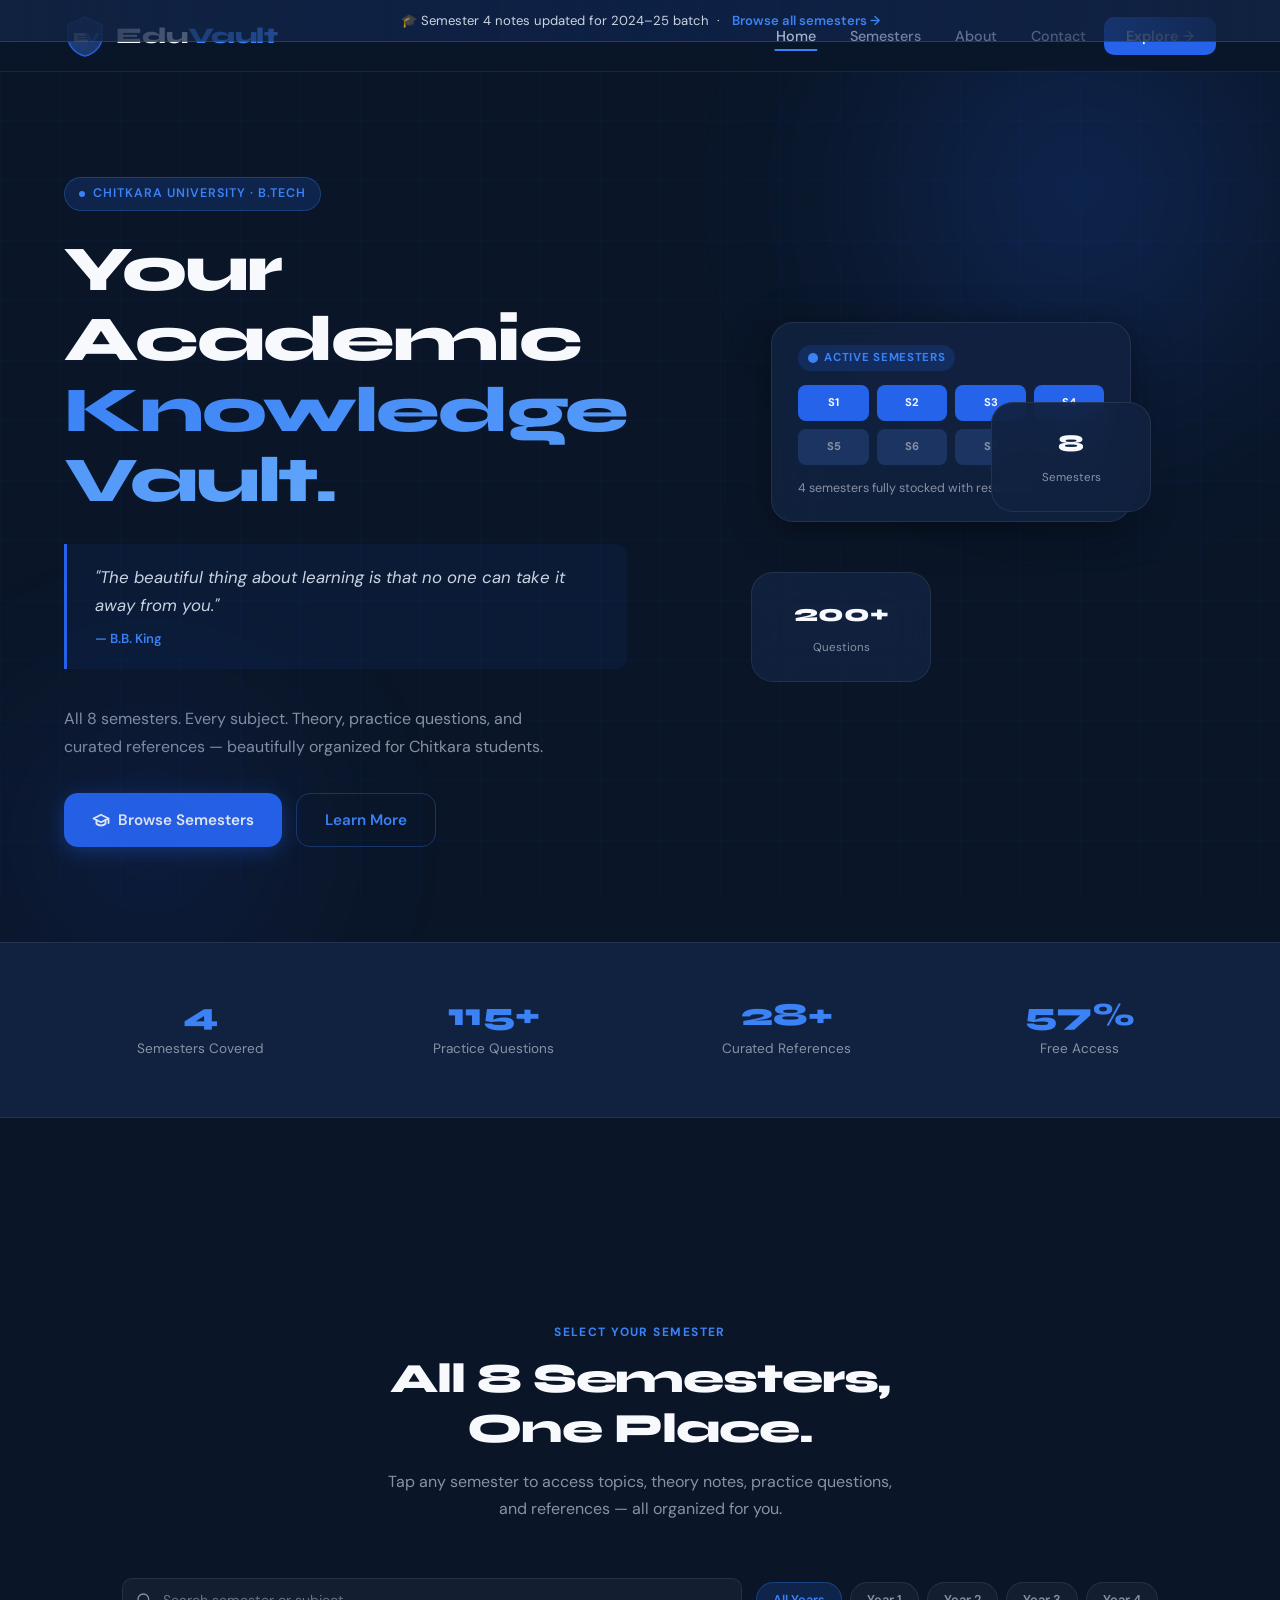
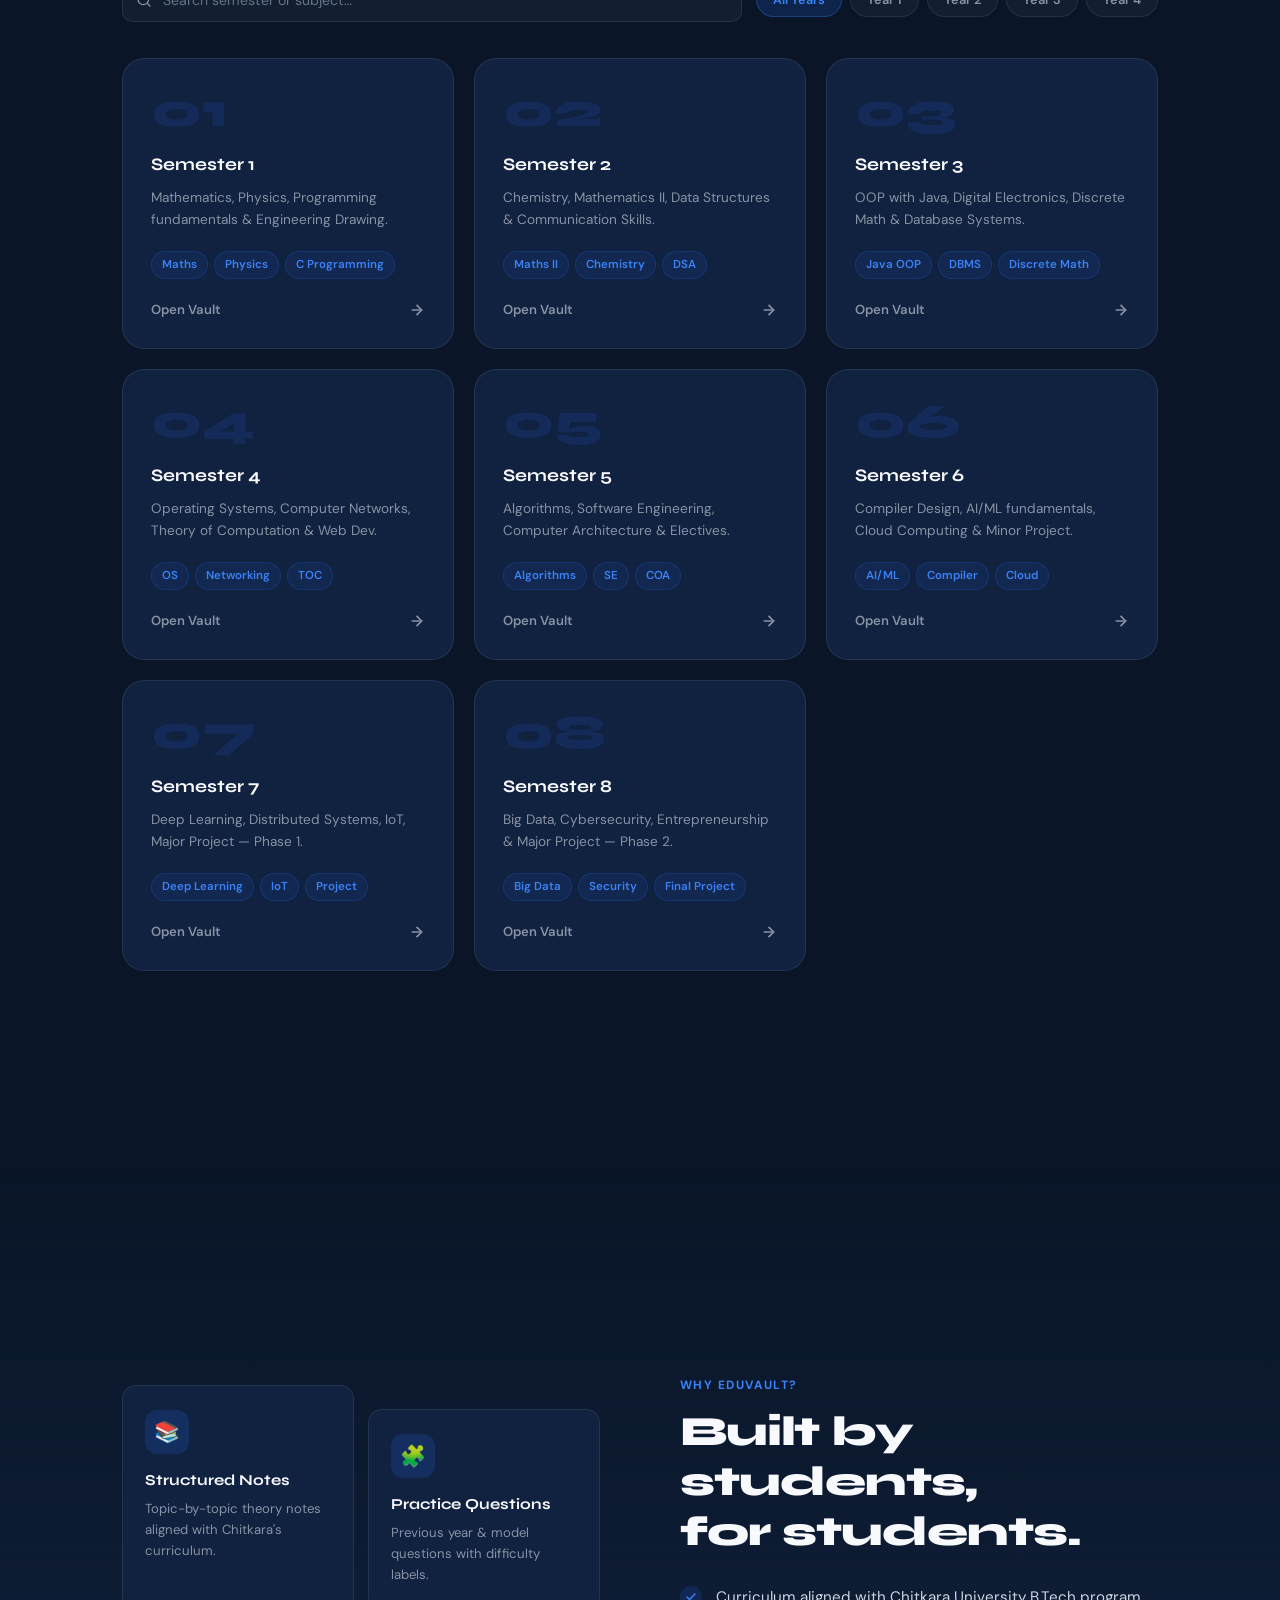
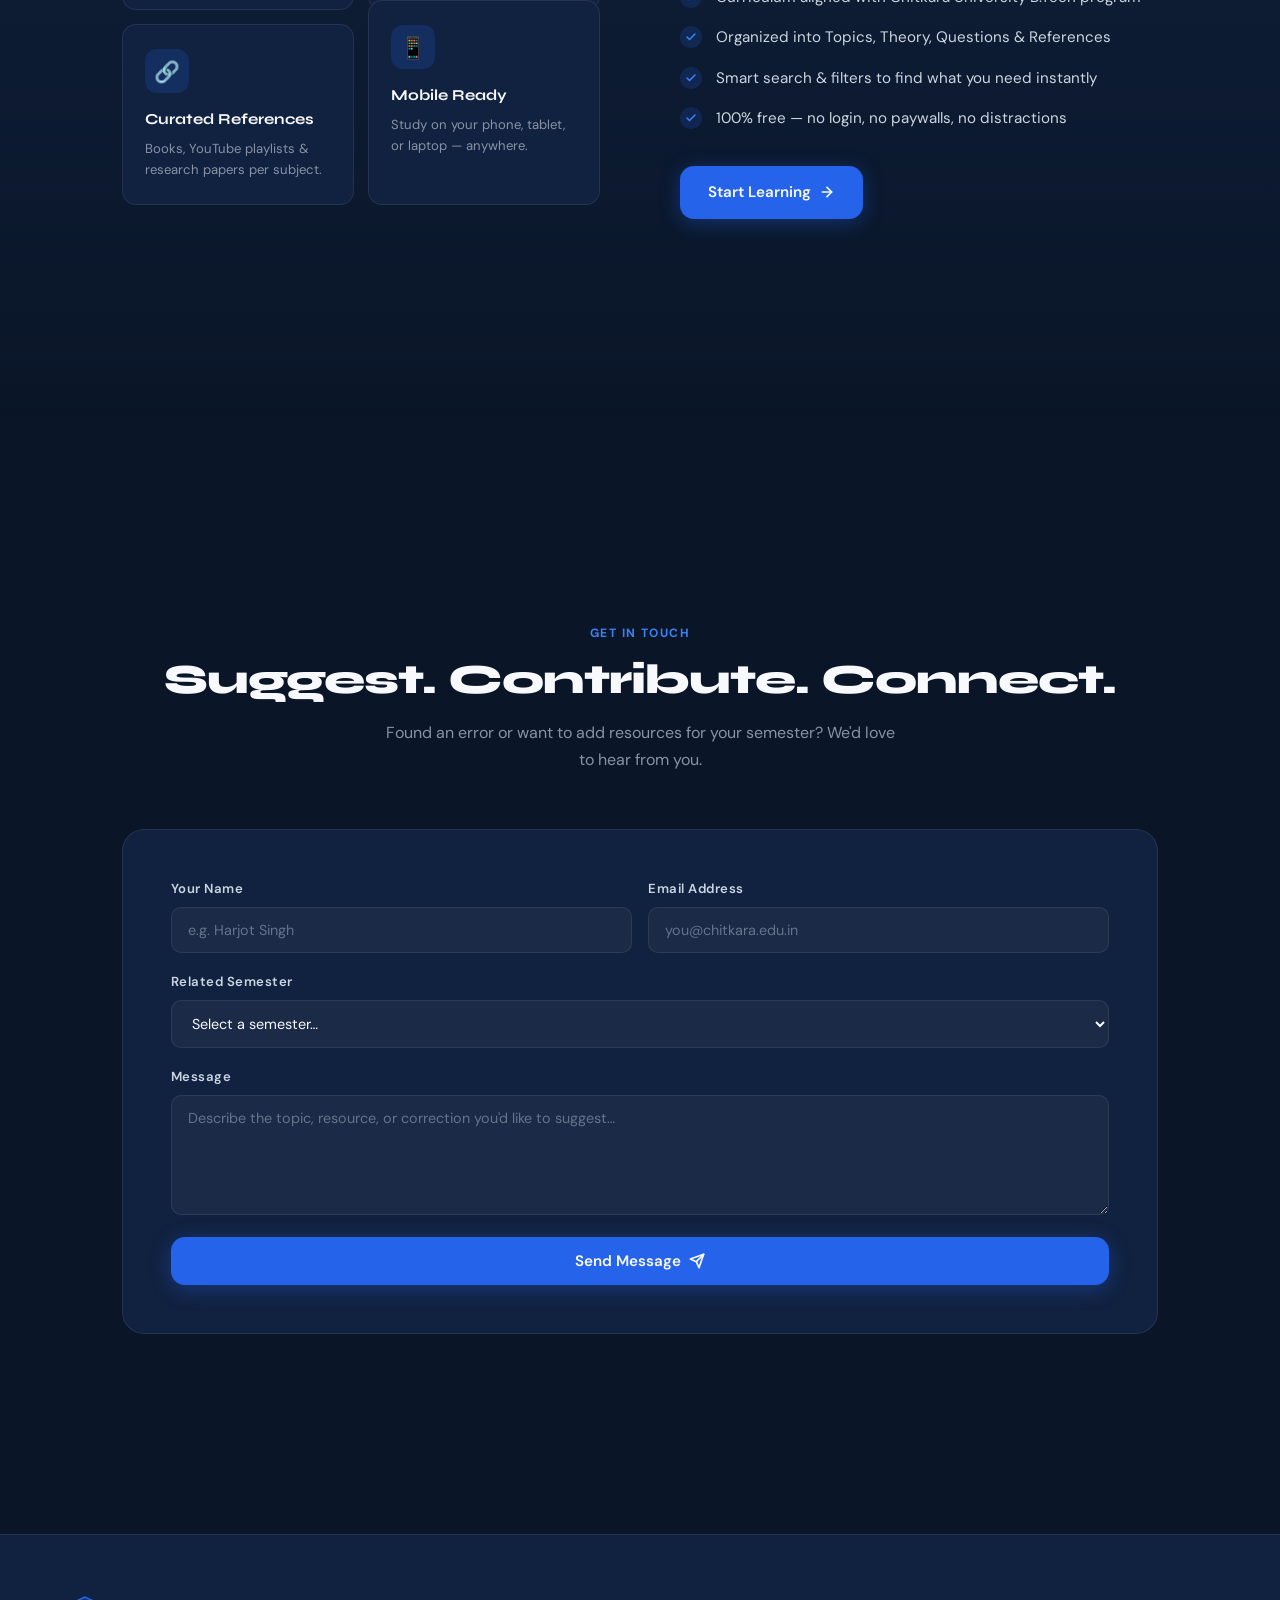
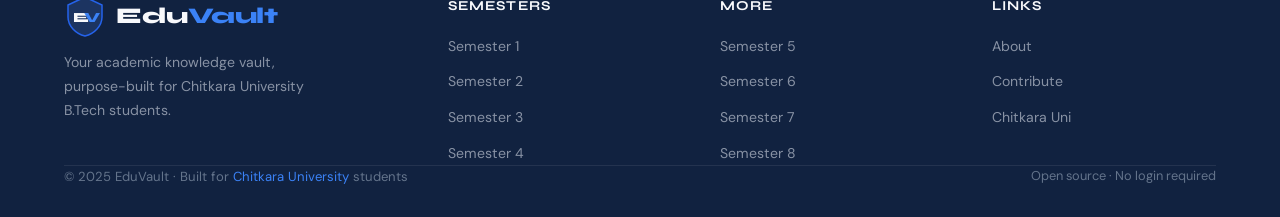
<file: fee project/EduVault/index.html>
<!DOCTYPE html>
<html lang="en">
<head>
  <meta charset="UTF-8" />
  <meta name="viewport" content="width=device-width, initial-scale=1.0" />
  <title>EduVault — Chitkara University Study Hub</title>
  <meta name="description" content="Your academic knowledge vault. All 8 semesters of Chitkara University study material — organized, accessible, and beautifully designed." />
  <link rel="stylesheet" href="css/style.css" />
  <link rel="preconnect" href="https://fonts.googleapis.com" />
  <link rel="preconnect" href="https://fonts.gstatic.com" crossorigin />
  <!-- Favicon placeholder -->
  <link rel="icon" href="data:image/svg+xml,<svg xmlns='http://www.w3.org/2000/svg' viewBox='0 0 100 100'><text y='.9em' font-size='90'>🎓</text></svg>" />
</head>
<body class="theme-host dark-theme">

  <!-- Progress bar -->
  <div class="progress-bar" aria-hidden="true"></div>

  <!-- Announcement topbar -->
  <div class="topbar" role="banner">
    🎓 Semester 4 notes updated for 2024–25 batch &nbsp;·&nbsp;
    <a href="#semesters">Browse all semesters →</a>
  </div>

  <!-- ── NAVBAR ───────────────────────────────── -->
  <nav class="navbar" role="navigation" aria-label="Main navigation">
    <a href="index.html" class="logo-wrap" aria-label="EduVault Home">
      <!-- SVG Logo: E and V forming a shield -->
      <svg class="logo-svg" viewBox="0 0 42 42" fill="none" xmlns="http://www.w3.org/2000/svg" aria-hidden="true">
        <path d="M21 2L4 10V22C4 30.8 11.5 38.7 21 41C30.5 38.7 38 30.8 38 22V10L21 2Z" fill="#1C3461" stroke="#2563EB" stroke-width="1.5"/>
        <path d="M21 2L4 10V22C4 30.8 11.5 38.7 21 41C30.5 38.7 38 30.8 38 22V10L21 2Z" fill="url(#shield-grad)" opacity="0.3"/>
        <!-- E -->
        <text x="9" y="27" font-family="Syne, sans-serif" font-weight="800" font-size="14" fill="#F8F9FC">E</text>
        <!-- V -->
        <text x="20" y="27" font-family="Syne, sans-serif" font-weight="800" font-size="14" fill="#3B82F6">V</text>
        <defs>
          <linearGradient id="shield-grad" x1="4" y1="2" x2="38" y2="41" gradientUnits="userSpaceOnUse">
            <stop stop-color="#2563EB"/>
            <stop offset="1" stop-color="#1C3461"/>
          </linearGradient>
        </defs>
      </svg>
      <span class="logo-text">Edu<span>Vault</span></span>
    </a>

    <ul class="nav-links" role="list">
      <li><a href="index.html" class="active">Home</a></li>
      <li><a href="#semesters">Semesters</a></li>
      <li><a href="#about">About</a></li>
      <li><a href="#contact">Contact</a></li>
      <li><a href="pages/semester-template.html" class="nav-cta">Explore →</a></li>
    </ul>

    <button class="hamburger" aria-label="Toggle menu" aria-expanded="false">
      <span></span><span></span><span></span>
    </button>
  </nav>

  <!-- Mobile menu -->
  <div class="mobile-menu" role="dialog" aria-label="Mobile navigation">
    <a href="index.html">Home</a>
    <a href="#semesters">Semesters</a>
    <a href="#about">About</a>
    <a href="#contact">Contact</a>
    <a href="pages/semester-template.html" class="nav-cta" style="margin-top:8px;display:inline-block;text-align:center;border-radius:10px;padding:14px;">Explore Semesters →</a>
  </div>

  <!-- ── HERO SECTION ─────────────────────────── -->
  <section class="hero" id="home" aria-label="Hero">
    <div class="hero-inner">
      <!-- Left: copy -->
      <div class="hero-copy">
        <div class="hero-badge fade-in">
          <span class="hero-badge-dot"></span>
          Chitkara University · B.Tech
        </div>

        <h1 class="hero-title fade-in">
          Your Academic<br>
          <span class="highlight">Knowledge Vault.</span>
        </h1>

        <blockquote class="hero-quote fade-in">
          <p>"The beautiful thing about learning is that no one can take it away from you."</p>
          <cite>— B.B. King</cite>
        </blockquote>

        <p class="hero-desc fade-in" style="color:var(--slate); font-size:1rem; margin-bottom:0; line-height:1.75; max-width:480px;">
          All 8 semesters. Every subject. Theory, practice questions, and curated references — beautifully organized for Chitkara students.
        </p>

        <div class="hero-actions fade-in" style="margin-top:32px;">
          <a href="#semesters" class="btn btn-primary">
            <svg width="18" height="18" viewBox="0 0 24 24" fill="none" stroke="currentColor" stroke-width="2.5" stroke-linecap="round" stroke-linejoin="round" aria-hidden="true"><path d="M22 10v6M2 10l10-5 10 5-10 5z"/><path d="M6 12v5c3 3 9 3 12 0v-5"/></svg>
            Browse Semesters
          </a>
          <a href="#about" class="btn btn-outline">
            Learn More
          </a>
        </div>
      </div>

      <!-- Right: visual -->
      <div class="hero-visual" aria-hidden="true">
        <div class="hero-card-stack">
          <!-- Main card -->
          <div class="stat-card stat-card-main">
            <div class="card-chip">
              <svg width="10" height="10" viewBox="0 0 10 10" fill="currentColor"><circle cx="5" cy="5" r="5"/></svg>
              Active Semesters
            </div>
            <div class="semesters-mini">
              <div class="sem-dot active">S1</div>
              <div class="sem-dot active">S2</div>
              <div class="sem-dot active">S3</div>
              <div class="sem-dot active">S4</div>
              <div class="sem-dot">S5</div>
              <div class="sem-dot">S6</div>
              <div class="sem-dot">S7</div>
              <div class="sem-dot">S8</div>
            </div>
            <p style="font-size:0.78rem;color:var(--slate);margin-top:14px;">4 semesters fully stocked with resources</p>
          </div>
          <!-- Float card 1 -->
          <div class="stat-card stat-card-float1">
            <div class="mini-stat">
              <span class="mini-stat-num">200+</span>
              <span class="mini-stat-label">Questions</span>
            </div>
          </div>
          <!-- Float card 2 -->
          <div class="stat-card stat-card-float2">
            <div class="mini-stat">
              <span class="mini-stat-num">8</span>
              <span class="mini-stat-label">Semesters</span>
            </div>
          </div>
        </div>
      </div>
    </div>
  </section>

  <!-- ── STATS BAR ─────────────────────────────── -->
  <div class="stats-bar" aria-label="Key statistics">
    <div class="stats-bar-inner">
      <div class="stat-item fade-in">
        <span class="stat-num" data-count="8" data-suffix="">8</span>
        <span class="stat-desc">Semesters Covered</span>
      </div>
      <div class="stat-item fade-in">
        <span class="stat-num" data-count="200" data-suffix="+">200+</span>
        <span class="stat-desc">Practice Questions</span>
      </div>
      <div class="stat-item fade-in">
        <span class="stat-num" data-count="50" data-suffix="+">50+</span>
        <span class="stat-desc">Curated References</span>
      </div>
      <div class="stat-item fade-in">
        <span class="stat-num" data-count="100" data-suffix="%">100%</span>
        <span class="stat-desc">Free Access</span>
      </div>
    </div>
  </div>

  <!-- ── SEMESTERS GRID ─────────────────────────── -->
  <section id="semesters" aria-labelledby="sem-heading">
    <div class="semesters-inner container" style="padding-top:100px; padding-bottom:100px;">
      <div class="section-header fade-in">
        <span class="section-eyebrow">Select Your Semester</span>
        <h2 class="section-title" id="sem-heading">All 8 Semesters,<br>One Place.</h2>
        <p class="section-subtitle">Tap any semester to access topics, theory notes, practice questions, and references — all organized for you.</p>
      </div>

      <!-- Search & Filter bar -->
      <div class="filter-bar fade-in">
        <div class="search-wrap">
          <svg viewBox="0 0 24 24" fill="none" stroke="currentColor" stroke-width="2" stroke-linecap="round" stroke-linejoin="round" aria-hidden="true"><circle cx="11" cy="11" r="8"/><path d="m21 21-4.35-4.35"/></svg>
          <input class="search-input" type="search" placeholder="Search semester or subject…" aria-label="Search semesters" />
        </div>
        <div class="filter-chips" role="group" aria-label="Filter by year">
          <button class="filter-chip active" data-filter="all">All Years</button>
          <button class="filter-chip" data-filter="y1">Year 1</button>
          <button class="filter-chip" data-filter="y2">Year 2</button>
          <button class="filter-chip" data-filter="y3">Year 3</button>
          <button class="filter-chip" data-filter="y4">Year 4</button>
        </div>
      </div>

      <!-- Semester Cards -->
      <div class="semesters-grid" role="list">

        <a href="pages/semester-template.html?sem=1" class="semester-card fade-in" role="listitem" data-category="y1" aria-label="Semester 1">
          <div class="sem-num">01</div>
          <h3 class="sem-title">Semester 1</h3>
          <p class="sem-desc">Mathematics, Physics, Programming fundamentals & Engineering Drawing.</p>
          <div class="sem-tags">
            <span class="sem-tag">Maths</span>
            <span class="sem-tag">Physics</span>
            <span class="sem-tag">C Programming</span>
          </div>
          <div class="sem-arrow">
            <span>Open Vault</span>
            <svg width="16" height="16" viewBox="0 0 24 24" fill="none" stroke="currentColor" stroke-width="2.5" stroke-linecap="round" stroke-linejoin="round" aria-hidden="true"><path d="M5 12h14"/><path d="m12 5 7 7-7 7"/></svg>
          </div>
        </a>

        <a href="pages/semester-template.html?sem=2" class="semester-card fade-in" role="listitem" data-category="y1" aria-label="Semester 2">
          <div class="sem-num">02</div>
          <h3 class="sem-title">Semester 2</h3>
          <p class="sem-desc">Chemistry, Mathematics II, Data Structures & Communication Skills.</p>
          <div class="sem-tags">
            <span class="sem-tag">Maths II</span>
            <span class="sem-tag">Chemistry</span>
            <span class="sem-tag">DSA</span>
          </div>
          <div class="sem-arrow">
            <span>Open Vault</span>
            <svg width="16" height="16" viewBox="0 0 24 24" fill="none" stroke="currentColor" stroke-width="2.5" stroke-linecap="round" stroke-linejoin="round" aria-hidden="true"><path d="M5 12h14"/><path d="m12 5 7 7-7 7"/></svg>
          </div>
        </a>

        <a href="pages/semester-template.html?sem=3" class="semester-card fade-in" role="listitem" data-category="y2" aria-label="Semester 3">
          <div class="sem-num">03</div>
          <h3 class="sem-title">Semester 3</h3>
          <p class="sem-desc">OOP with Java, Digital Electronics, Discrete Math & Database Systems.</p>
          <div class="sem-tags">
            <span class="sem-tag">Java OOP</span>
            <span class="sem-tag">DBMS</span>
            <span class="sem-tag">Discrete Math</span>
          </div>
          <div class="sem-arrow">
            <span>Open Vault</span>
            <svg width="16" height="16" viewBox="0 0 24 24" fill="none" stroke="currentColor" stroke-width="2.5" stroke-linecap="round" stroke-linejoin="round" aria-hidden="true"><path d="M5 12h14"/><path d="m12 5 7 7-7 7"/></svg>
          </div>
        </a>

        <a href="pages/semester-template.html?sem=4" class="semester-card fade-in" role="listitem" data-category="y2" aria-label="Semester 4">
          <div class="sem-num">04</div>
          <h3 class="sem-title">Semester 4</h3>
          <p class="sem-desc">Operating Systems, Computer Networks, Theory of Computation & Web Dev.</p>
          <div class="sem-tags">
            <span class="sem-tag">OS</span>
            <span class="sem-tag">Networking</span>
            <span class="sem-tag">TOC</span>
          </div>
          <div class="sem-arrow">
            <span>Open Vault</span>
            <svg width="16" height="16" viewBox="0 0 24 24" fill="none" stroke="currentColor" stroke-width="2.5" stroke-linecap="round" stroke-linejoin="round" aria-hidden="true"><path d="M5 12h14"/><path d="m12 5 7 7-7 7"/></svg>
          </div>
        </a>

        <a href="pages/semester-template.html?sem=5" class="semester-card fade-in" role="listitem" data-category="y3" aria-label="Semester 5">
          <div class="sem-num">05</div>
          <h3 class="sem-title">Semester 5</h3>
          <p class="sem-desc">Algorithms, Software Engineering, Computer Architecture & Electives.</p>
          <div class="sem-tags">
            <span class="sem-tag">Algorithms</span>
            <span class="sem-tag">SE</span>
            <span class="sem-tag">COA</span>
          </div>
          <div class="sem-arrow">
            <span>Open Vault</span>
            <svg width="16" height="16" viewBox="0 0 24 24" fill="none" stroke="currentColor" stroke-width="2.5" stroke-linecap="round" stroke-linejoin="round" aria-hidden="true"><path d="M5 12h14"/><path d="m12 5 7 7-7 7"/></svg>
          </div>
        </a>

        <a href="pages/semester-template.html?sem=6" class="semester-card fade-in" role="listitem" data-category="y3" aria-label="Semester 6">
          <div class="sem-num">06</div>
          <h3 class="sem-title">Semester 6</h3>
          <p class="sem-desc">Compiler Design, AI/ML fundamentals, Cloud Computing & Minor Project.</p>
          <div class="sem-tags">
            <span class="sem-tag">AI/ML</span>
            <span class="sem-tag">Compiler</span>
            <span class="sem-tag">Cloud</span>
          </div>
          <div class="sem-arrow">
            <span>Open Vault</span>
            <svg width="16" height="16" viewBox="0 0 24 24" fill="none" stroke="currentColor" stroke-width="2.5" stroke-linecap="round" stroke-linejoin="round" aria-hidden="true"><path d="M5 12h14"/><path d="m12 5 7 7-7 7"/></svg>
          </div>
        </a>

        <a href="pages/semester-template.html?sem=7" class="semester-card fade-in" role="listitem" data-category="y4" aria-label="Semester 7">
          <div class="sem-num">07</div>
          <h3 class="sem-title">Semester 7</h3>
          <p class="sem-desc">Deep Learning, Distributed Systems, IoT, Major Project — Phase 1.</p>
          <div class="sem-tags">
            <span class="sem-tag">Deep Learning</span>
            <span class="sem-tag">IoT</span>
            <span class="sem-tag">Project</span>
          </div>
          <div class="sem-arrow">
            <span>Open Vault</span>
            <svg width="16" height="16" viewBox="0 0 24 24" fill="none" stroke="currentColor" stroke-width="2.5" stroke-linecap="round" stroke-linejoin="round" aria-hidden="true"><path d="M5 12h14"/><path d="m12 5 7 7-7 7"/></svg>
          </div>
        </a>

        <a href="pages/semester-template.html?sem=8" class="semester-card fade-in" role="listitem" data-category="y4" aria-label="Semester 8">
          <div class="sem-num">08</div>
          <h3 class="sem-title">Semester 8</h3>
          <p class="sem-desc">Big Data, Cybersecurity, Entrepreneurship & Major Project — Phase 2.</p>
          <div class="sem-tags">
            <span class="sem-tag">Big Data</span>
            <span class="sem-tag">Security</span>
            <span class="sem-tag">Final Project</span>
          </div>
          <div class="sem-arrow">
            <span>Open Vault</span>
            <svg width="16" height="16" viewBox="0 0 24 24" fill="none" stroke="currentColor" stroke-width="2.5" stroke-linecap="round" stroke-linejoin="round" aria-hidden="true"><path d="M5 12h14"/><path d="m12 5 7 7-7 7"/></svg>
          </div>
        </a>

      </div>
    </div>
  </section>

  <!-- ── ABOUT / FEATURES ──────────────────────── -->
  <section id="about" aria-labelledby="about-heading">
    <div class="about-inner container" style="padding-top:100px; padding-bottom:100px;">
      <!-- Visual grid -->
      <div class="about-visual" aria-hidden="true">
        <div class="feat-card fade-in">
          <div class="feat-icon">📚</div>
          <h3>Structured Notes</h3>
          <p>Topic-by-topic theory notes aligned with Chitkara's curriculum.</p>
        </div>
        <div class="feat-card fade-in">
          <div class="feat-icon">🧩</div>
          <h3>Practice Questions</h3>
          <p>Previous year & model questions with difficulty labels.</p>
        </div>
        <div class="feat-card fade-in">
          <div class="feat-icon">🔗</div>
          <h3>Curated References</h3>
          <p>Books, YouTube playlists & research papers per subject.</p>
        </div>
        <div class="feat-card fade-in">
          <div class="feat-icon">📱</div>
          <h3>Mobile Ready</h3>
          <p>Study on your phone, tablet, or laptop — anywhere.</p>
        </div>
      </div>

      <!-- Content -->
      <div class="about-content fade-in">
        <span class="section-eyebrow">Why EduVault?</span>
        <h2 class="section-title" id="about-heading" style="text-align:left; margin-bottom:0;">Built by students,<br>for students.</h2>
        <ul class="about-list">
          <li>
            <div class="check-icon" aria-hidden="true">
              <svg width="12" height="12" viewBox="0 0 24 24" fill="none" stroke="currentColor" stroke-width="3" stroke-linecap="round" stroke-linejoin="round"><polyline points="20 6 9 17 4 12"/></svg>
            </div>
            Curriculum aligned with Chitkara University B.Tech program
          </li>
          <li>
            <div class="check-icon" aria-hidden="true">
              <svg width="12" height="12" viewBox="0 0 24 24" fill="none" stroke="currentColor" stroke-width="3" stroke-linecap="round" stroke-linejoin="round"><polyline points="20 6 9 17 4 12"/></svg>
            </div>
            Organized into Topics, Theory, Questions & References
          </li>
          <li>
            <div class="check-icon" aria-hidden="true">
              <svg width="12" height="12" viewBox="0 0 24 24" fill="none" stroke="currentColor" stroke-width="3" stroke-linecap="round" stroke-linejoin="round"><polyline points="20 6 9 17 4 12"/></svg>
            </div>
            Smart search & filters to find what you need instantly
          </li>
          <li>
            <div class="check-icon" aria-hidden="true">
              <svg width="12" height="12" viewBox="0 0 24 24" fill="none" stroke="currentColor" stroke-width="3" stroke-linecap="round" stroke-linejoin="round"><polyline points="20 6 9 17 4 12"/></svg>
            </div>
            100% free — no login, no paywalls, no distractions
          </li>
        </ul>
        <a href="pages/semester-template.html" class="btn btn-primary">
          Start Learning
          <svg width="16" height="16" viewBox="0 0 24 24" fill="none" stroke="currentColor" stroke-width="2.5" stroke-linecap="round" stroke-linejoin="round" aria-hidden="true"><path d="M5 12h14"/><path d="m12 5 7 7-7 7"/></svg>
        </a>
      </div>
    </div>
  </section>

  <!-- ── CONTACT ───────────────────────────────── -->
  <section id="contact" aria-labelledby="contact-heading">
    <div class="contact-inner container" style="padding-top:100px; padding-bottom:100px;">
      <div class="section-header fade-in">
        <span class="section-eyebrow">Get in Touch</span>
        <h2 class="section-title" id="contact-heading">Suggest. Contribute. Connect.</h2>
        <p class="section-subtitle">Found an error or want to add resources for your semester? We'd love to hear from you.</p>
      </div>
      <form class="contact-form fade-in" novalidate aria-label="Contact form">
        <div class="form-row">
          <div class="form-group">
            <label for="name">Your Name</label>
            <input id="name" name="name" type="text" placeholder="e.g. Harjot Singh" required autocomplete="name" />
          </div>
          <div class="form-group">
            <label for="email">Email Address</label>
            <input id="email" name="email" type="email" placeholder="you@chitkara.edu.in" required autocomplete="email" />
          </div>
        </div>
        <div class="form-group full">
          <label for="semester">Related Semester</label>
          <select id="semester" name="semester">
            <option value="">Select a semester…</option>
            <option value="1">Semester 1</option>
            <option value="2">Semester 2</option>
            <option value="3">Semester 3</option>
            <option value="4">Semester 4</option>
            <option value="5">Semester 5</option>
            <option value="6">Semester 6</option>
            <option value="7">Semester 7</option>
            <option value="8">Semester 8</option>
            <option value="general">General Feedback</option>
          </select>
        </div>
        <div class="form-group full">
          <label for="message">Message</label>
          <textarea id="message" name="message" placeholder="Describe the topic, resource, or correction you'd like to suggest…" required></textarea>
        </div>
        <button type="submit" class="btn btn-primary" style="width:100%; justify-content:center; margin-top:4px;">
          Send Message
          <svg width="16" height="16" viewBox="0 0 24 24" fill="none" stroke="currentColor" stroke-width="2.5" stroke-linecap="round" stroke-linejoin="round" aria-hidden="true"><line x1="22" y1="2" x2="11" y2="13"/><polygon points="22 2 15 22 11 13 2 9 22 2"/></svg>
        </button>
      </form>
    </div>
  </section>

  <!-- ── FOOTER ───────────────────────────────── -->
  <footer role="contentinfo">
    <div class="footer-inner container" style="padding-left:0; padding-right:0;">
      <div class="footer-brand">
        <a href="index.html" class="logo-wrap" aria-label="EduVault Home">
          <svg class="logo-svg" viewBox="0 0 42 42" fill="none" xmlns="http://www.w3.org/2000/svg" aria-hidden="true">
            <path d="M21 2L4 10V22C4 30.8 11.5 38.7 21 41C30.5 38.7 38 30.8 38 22V10L21 2Z" fill="#1C3461" stroke="#2563EB" stroke-width="1.5"/>
            <text x="9" y="27" font-family="Syne, sans-serif" font-weight="800" font-size="14" fill="#F8F9FC">E</text>
            <text x="20" y="27" font-family="Syne, sans-serif" font-weight="800" font-size="14" fill="#3B82F6">V</text>
          </svg>
          <span class="logo-text">Edu<span>Vault</span></span>
        </a>
        <p>Your academic knowledge vault, purpose-built for Chitkara University B.Tech students.</p>
      </div>
      <nav class="footer-col" aria-label="Semesters">
        <h4>Semesters</h4>
        <ul>
          <li><a href="pages/semester-template.html?sem=1">Semester 1</a></li>
          <li><a href="pages/semester-template.html?sem=2">Semester 2</a></li>
          <li><a href="pages/semester-template.html?sem=3">Semester 3</a></li>
          <li><a href="pages/semester-template.html?sem=4">Semester 4</a></li>
        </ul>
      </nav>
      <nav class="footer-col" aria-label="More semesters">
        <h4>More</h4>
        <ul>
          <li><a href="pages/semester-template.html?sem=5">Semester 5</a></li>
          <li><a href="pages/semester-template.html?sem=6">Semester 6</a></li>
          <li><a href="pages/semester-template.html?sem=7">Semester 7</a></li>
          <li><a href="pages/semester-template.html?sem=8">Semester 8</a></li>
        </ul>
      </nav>
      <nav class="footer-col" aria-label="Quick links">
        <h4>Links</h4>
        <ul>
          <li><a href="#about">About</a></li>
          <li><a href="#contact">Contribute</a></li>
          <li><a href="https://www.chitkara.edu.in" target="_blank" rel="noopener">Chitkara Uni</a></li>
        </ul>
      </nav>
    </div>
    <div class="footer-bottom container" style="padding-left:0; padding-right:0;">
      <p>© 2025 EduVault · Built for <a href="https://www.chitkara.edu.in" target="_blank" rel="noopener">Chitkara University</a> students</p>
      <p style="color:var(--text-dim); font-size:0.8rem;">Open source · No login required</p>
    </div>
  </footer>

  <script src="js/script.js"></script>
</body>
</html>
</file>
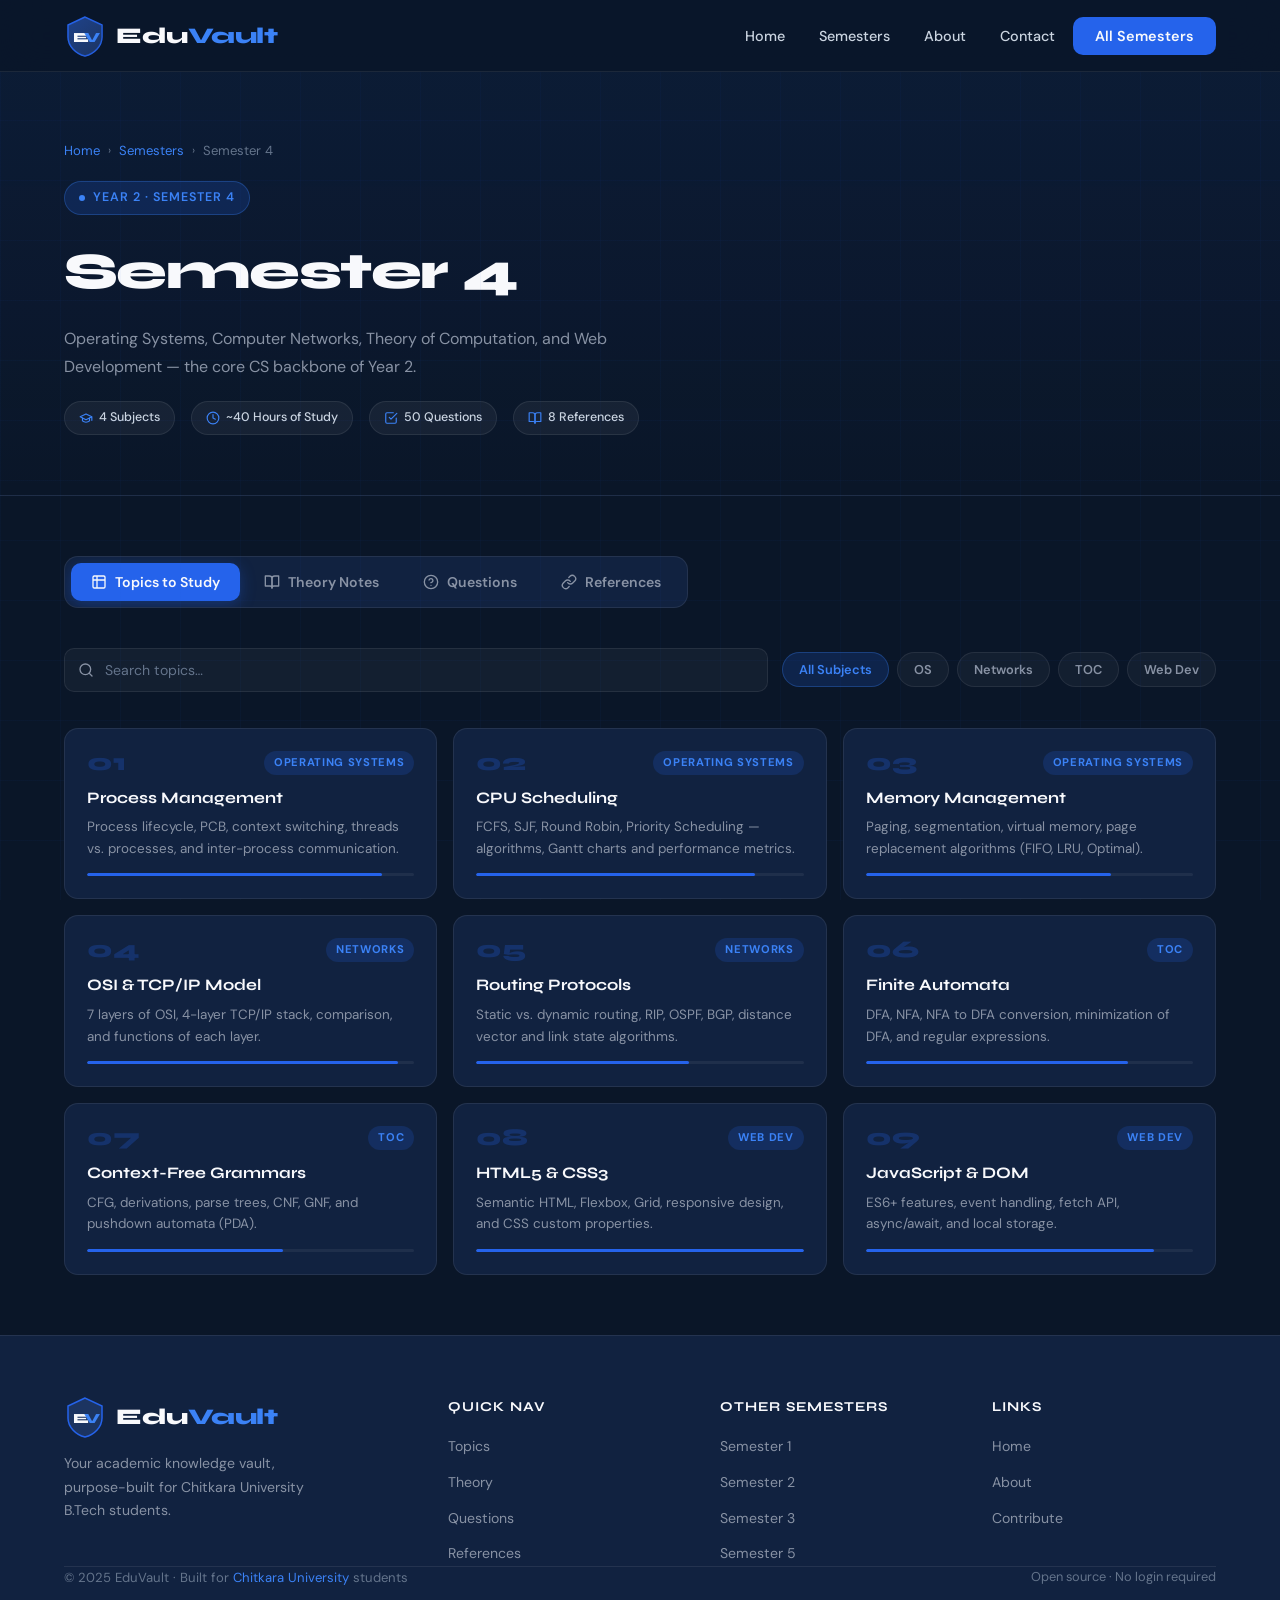
<file: fee project/EduVault/pages/semester-template.html>
<!DOCTYPE html>
<html lang="en">
<head>
  <meta charset="UTF-8" />
  <meta name="viewport" content="width=device-width, initial-scale=1.0" />
  <title>Semester 4 — EduVault</title>
  <meta name="description" content="Semester 4 study material: Operating Systems, Computer Networks, Theory of Computation and Web Development." />
  <link rel="stylesheet" href="../css/style.css" />
  <link rel="preconnect" href="https://fonts.googleapis.com" />
  <link rel="preconnect" href="https://fonts.gstatic.com" crossorigin />
  <link rel="icon" href="data:image/svg+xml,<svg xmlns='http://www.w3.org/2000/svg' viewBox='0 0 100 100'><text y='.9em' font-size='90'>🎓</text></svg>" />
</head>
<body class="theme-host dark-theme">

  <!-- Progress bar -->
  <div class="progress-bar" aria-hidden="true"></div>

  <!-- ── NAVBAR ──── -->
  <nav class="navbar" role="navigation" aria-label="Main navigation">
    <a href="../index.html" class="logo-wrap" aria-label="EduVault Home">
      <svg class="logo-svg" viewBox="0 0 42 42" fill="none" xmlns="http://www.w3.org/2000/svg" aria-hidden="true">
        <path d="M21 2L4 10V22C4 30.8 11.5 38.7 21 41C30.5 38.7 38 30.8 38 22V10L21 2Z" fill="#1C3461" stroke="#2563EB" stroke-width="1.5"/>
        <path d="M21 2L4 10V22C4 30.8 11.5 38.7 21 41C30.5 38.7 38 30.8 38 22V10L21 2Z" fill="url(#shield-grad2)" opacity="0.3"/>
        <text x="9" y="27" font-family="Syne, sans-serif" font-weight="800" font-size="14" fill="#F8F9FC">E</text>
        <text x="20" y="27" font-family="Syne, sans-serif" font-weight="800" font-size="14" fill="#3B82F6">V</text>
        <defs>
          <linearGradient id="shield-grad2" x1="4" y1="2" x2="38" y2="41" gradientUnits="userSpaceOnUse">
            <stop stop-color="#2563EB"/><stop offset="1" stop-color="#1C3461"/>
          </linearGradient>
        </defs>
      </svg>
      <span class="logo-text">Edu<span>Vault</span></span>
    </a>

    <ul class="nav-links" role="list">
      <li><a href="../index.html">Home</a></li>
      <li><a href="../index.html#semesters">Semesters</a></li>
      <li><a href="../index.html#about">About</a></li>
      <li><a href="../index.html#contact">Contact</a></li>
      <li><a href="../index.html#semesters" class="nav-cta">All Semesters</a></li>
    </ul>

    <button class="hamburger" aria-label="Toggle menu" aria-expanded="false">
      <span></span><span></span><span></span>
    </button>
  </nav>

  <!-- Mobile menu -->
  <div class="mobile-menu" role="dialog" aria-label="Mobile navigation">
    <a href="../index.html">Home</a>
    <a href="../index.html#semesters">Semesters</a>
    <a href="../index.html#about">About</a>
    <a href="../index.html#contact">Contact</a>
  </div>

  <!-- ── PAGE HERO ──── -->
  <header class="page-hero" role="banner">
    <div class="page-hero-inner">
      <nav class="breadcrumb" aria-label="Breadcrumb">
        <a href="../index.html">Home</a>
        <span class="breadcrumb-sep" aria-hidden="true">›</span>
        <a href="../index.html#semesters">Semesters</a>
        <span class="breadcrumb-sep" aria-hidden="true">›</span>
        <span aria-current="page">Semester 4</span>
      </nav>

      <div class="hero-badge" style="margin-bottom:16px;">
        <span class="hero-badge-dot"></span>
        Year 2 · Semester 4
      </div>

      <h1 class="page-title">Semester <span class="highlight">4</span></h1>
      <p style="font-size:1rem; color:var(--slate); max-width:560px; line-height:1.75; margin-bottom:20px;">
        Operating Systems, Computer Networks, Theory of Computation, and Web Development — the core CS backbone of Year 2.
      </p>

      <div class="page-meta" role="list">
        <span class="meta-chip" role="listitem">
          <svg width="14" height="14" viewBox="0 0 24 24" fill="none" stroke="currentColor" stroke-width="2" stroke-linecap="round" stroke-linejoin="round" aria-hidden="true"><path d="M22 10v6M2 10l10-5 10 5-10 5z"/><path d="M6 12v5c3 3 9 3 12 0v-5"/></svg>
          4 Subjects
        </span>
        <span class="meta-chip" role="listitem">
          <svg width="14" height="14" viewBox="0 0 24 24" fill="none" stroke="currentColor" stroke-width="2" stroke-linecap="round" stroke-linejoin="round" aria-hidden="true"><circle cx="12" cy="12" r="10"/><polyline points="12 6 12 12 16 14"/></svg>
          ~40 Hours of Study
        </span>
        <span class="meta-chip" role="listitem">
          <svg width="14" height="14" viewBox="0 0 24 24" fill="none" stroke="currentColor" stroke-width="2" stroke-linecap="round" stroke-linejoin="round" aria-hidden="true"><path d="M9 11l3 3L22 4"/><path d="M21 12v7a2 2 0 0 1-2 2H5a2 2 0 0 1-2-2V5a2 2 0 0 1 2-2h11"/></svg>
          50 Questions
        </span>
        <span class="meta-chip" role="listitem">
          <svg width="14" height="14" viewBox="0 0 24 24" fill="none" stroke="currentColor" stroke-width="2" stroke-linecap="round" stroke-linejoin="round" aria-hidden="true"><path d="M2 3h6a4 4 0 0 1 4 4v14a3 3 0 0 0-3-3H2z"/><path d="M22 3h-6a4 4 0 0 0-4 4v14a3 3 0 0 1 3-3h7z"/></svg>
          8 References
        </span>
      </div>
    </div>
  </header>

  <!-- ── TAB SECTION ──── -->
  <main class="tab-section" id="main-content">
    <div class="tab-section-inner">

      <!-- Tab Navigation -->
      <nav class="tabs-nav" role="tablist" aria-label="Semester content tabs">
        <button class="tab-btn active" role="tab" data-tab="topics" aria-selected="true" aria-controls="topics">
          <svg width="16" height="16" viewBox="0 0 24 24" fill="none" stroke="currentColor" stroke-width="2" stroke-linecap="round" stroke-linejoin="round" aria-hidden="true"><path d="M9 3H5a2 2 0 0 0-2 2v4m6-6h10a2 2 0 0 1 2 2v4M9 3v18m0 0h10a2 2 0 0 0 2-2V9M9 21H5a2 2 0 0 1-2-2V9m0 0h18"/></svg>
          Topics to Study
        </button>
        <button class="tab-btn" role="tab" data-tab="theory" aria-selected="false" aria-controls="theory">
          <svg width="16" height="16" viewBox="0 0 24 24" fill="none" stroke="currentColor" stroke-width="2" stroke-linecap="round" stroke-linejoin="round" aria-hidden="true"><path d="M2 3h6a4 4 0 0 1 4 4v14a3 3 0 0 0-3-3H2z"/><path d="M22 3h-6a4 4 0 0 0-4 4v14a3 3 0 0 1 3-3h7z"/></svg>
          Theory Notes
        </button>
        <button class="tab-btn" role="tab" data-tab="questions" aria-selected="false" aria-controls="questions">
          <svg width="16" height="16" viewBox="0 0 24 24" fill="none" stroke="currentColor" stroke-width="2" stroke-linecap="round" stroke-linejoin="round" aria-hidden="true"><circle cx="12" cy="12" r="10"/><path d="M9.09 9a3 3 0 0 1 5.83 1c0 2-3 3-3 3"/><line x1="12" y1="17" x2="12.01" y2="17"/></svg>
          Questions
        </button>
        <button class="tab-btn" role="tab" data-tab="references" aria-selected="false" aria-controls="references">
          <svg width="16" height="16" viewBox="0 0 24 24" fill="none" stroke="currentColor" stroke-width="2" stroke-linecap="round" stroke-linejoin="round" aria-hidden="true"><path d="M10 13a5 5 0 0 0 7.54.54l3-3a5 5 0 0 0-7.07-7.07l-1.72 1.71"/><path d="M14 11a5 5 0 0 0-7.54-.54l-3 3a5 5 0 0 0 7.07 7.07l1.71-1.71"/></svg>
          References
        </button>
      </nav>

      <!-- ── PANEL 1: TOPICS ──── -->
      <div id="topics" class="tab-panel active" role="tabpanel" aria-labelledby="tab-topics">
        <!-- Search/Filter -->
        <div class="filter-bar">
          <div class="search-wrap">
            <svg viewBox="0 0 24 24" fill="none" stroke="currentColor" stroke-width="2" stroke-linecap="round" stroke-linejoin="round" aria-hidden="true"><circle cx="11" cy="11" r="8"/><path d="m21 21-4.35-4.35"/></svg>
            <input class="search-input" type="search" placeholder="Search topics…" aria-label="Search topics" />
          </div>
          <div class="filter-chips" role="group" aria-label="Filter by subject">
            <button class="filter-chip active" data-filter="all">All Subjects</button>
            <button class="filter-chip" data-filter="os">OS</button>
            <button class="filter-chip" data-filter="cn">Networks</button>
            <button class="filter-chip" data-filter="toc">TOC</button>
            <button class="filter-chip" data-filter="web">Web Dev</button>
          </div>
        </div>

        <div class="topics-grid">
          <div class="topic-card fade-in" data-tag="os">
            <div class="topic-header">
              <span class="topic-num">01</span>
              <span class="topic-badge">Operating Systems</span>
            </div>
            <h3>Process Management</h3>
            <p>Process lifecycle, PCB, context switching, threads vs. processes, and inter-process communication.</p>
            <div class="topic-progress"><div class="topic-progress-fill" style="width:90%"></div></div>
          </div>
          <div class="topic-card fade-in" data-tag="os">
            <div class="topic-header">
              <span class="topic-num">02</span>
              <span class="topic-badge">Operating Systems</span>
            </div>
            <h3>CPU Scheduling</h3>
            <p>FCFS, SJF, Round Robin, Priority Scheduling — algorithms, Gantt charts and performance metrics.</p>
            <div class="topic-progress"><div class="topic-progress-fill" style="width:85%"></div></div>
          </div>
          <div class="topic-card fade-in" data-tag="os">
            <div class="topic-header">
              <span class="topic-num">03</span>
              <span class="topic-badge">Operating Systems</span>
            </div>
            <h3>Memory Management</h3>
            <p>Paging, segmentation, virtual memory, page replacement algorithms (FIFO, LRU, Optimal).</p>
            <div class="topic-progress"><div class="topic-progress-fill" style="width:75%"></div></div>
          </div>
          <div class="topic-card fade-in" data-tag="cn">
            <div class="topic-header">
              <span class="topic-num">04</span>
              <span class="topic-badge">Networks</span>
            </div>
            <h3>OSI & TCP/IP Model</h3>
            <p>7 layers of OSI, 4-layer TCP/IP stack, comparison, and functions of each layer.</p>
            <div class="topic-progress"><div class="topic-progress-fill" style="width:95%"></div></div>
          </div>
          <div class="topic-card fade-in" data-tag="cn">
            <div class="topic-header">
              <span class="topic-num">05</span>
              <span class="topic-badge">Networks</span>
            </div>
            <h3>Routing Protocols</h3>
            <p>Static vs. dynamic routing, RIP, OSPF, BGP, distance vector and link state algorithms.</p>
            <div class="topic-progress"><div class="topic-progress-fill" style="width:65%"></div></div>
          </div>
          <div class="topic-card fade-in" data-tag="toc">
            <div class="topic-header">
              <span class="topic-num">06</span>
              <span class="topic-badge">TOC</span>
            </div>
            <h3>Finite Automata</h3>
            <p>DFA, NFA, NFA to DFA conversion, minimization of DFA, and regular expressions.</p>
            <div class="topic-progress"><div class="topic-progress-fill" style="width:80%"></div></div>
          </div>
          <div class="topic-card fade-in" data-tag="toc">
            <div class="topic-header">
              <span class="topic-num">07</span>
              <span class="topic-badge">TOC</span>
            </div>
            <h3>Context-Free Grammars</h3>
            <p>CFG, derivations, parse trees, CNF, GNF, and pushdown automata (PDA).</p>
            <div class="topic-progress"><div class="topic-progress-fill" style="width:60%"></div></div>
          </div>
          <div class="topic-card fade-in" data-tag="web">
            <div class="topic-header">
              <span class="topic-num">08</span>
              <span class="topic-badge">Web Dev</span>
            </div>
            <h3>HTML5 & CSS3</h3>
            <p>Semantic HTML, Flexbox, Grid, responsive design, and CSS custom properties.</p>
            <div class="topic-progress"><div class="topic-progress-fill" style="width:100%"></div></div>
          </div>
          <div class="topic-card fade-in" data-tag="web">
            <div class="topic-header">
              <span class="topic-num">09</span>
              <span class="topic-badge">Web Dev</span>
            </div>
            <h3>JavaScript & DOM</h3>
            <p>ES6+ features, event handling, fetch API, async/await, and local storage.</p>
            <div class="topic-progress"><div class="topic-progress-fill" style="width:88%"></div></div>
          </div>
        </div>
      </div>

      <!-- ── PANEL 2: THEORY ──── -->
      <div id="theory" class="tab-panel" role="tabpanel" aria-labelledby="tab-theory">
        <div class="theory-content">
          <!-- Sticky index -->
          <aside class="theory-index" aria-label="Theory index">
            <h4>Contents</h4>
            <nav class="index-list">
              <a href="#t-os-proc" class="index-link active">Process Management</a>
              <a href="#t-os-sched" class="index-link">CPU Scheduling</a>
              <a href="#t-cn-osi" class="index-link">OSI Model</a>
              <a href="#t-toc-dfa" class="index-link">Finite Automata</a>
            </nav>
          </aside>

          <!-- Articles -->
          <div class="theory-articles">

            <article class="theory-article fade-in" id="t-os-proc">
              <span class="article-tag">Operating Systems</span>
              <h2>Process Management</h2>
              <p>A <strong>process</strong> is a program in execution. The OS manages all running processes using a data structure called the <strong>Process Control Block (PCB)</strong>, which stores the process ID, state, program counter, CPU registers, memory limits, and I/O status.</p>
              <p>Process states include: <strong>New → Ready → Running → Waiting → Terminated</strong>. When the CPU switches from one process to another, the OS saves the current process state and loads the next — this is called a <strong>context switch</strong>.</p>
              <code>
PCB Structure:
  - Process ID (PID)
  - Process State (New, Ready, Running, Waiting, Terminated)
  - Program Counter (PC)
  - CPU Registers
  - Memory Management Info
  - I/O Status Information
  - Accounting Information
              </code>
              <p>Threads are lightweight processes that share the same memory space. Multi-threading improves CPU utilization and responsiveness.</p>
            </article>

            <article class="theory-article fade-in" id="t-os-sched">
              <span class="article-tag">Operating Systems</span>
              <h2>CPU Scheduling Algorithms</h2>
              <p>The CPU scheduler selects a process from the ready queue and allocates the CPU. Key performance metrics include:</p>
              <p><strong>CPU Utilization</strong> (maximize), <strong>Throughput</strong> (maximize), <strong>Turnaround Time</strong> (minimize), <strong>Waiting Time</strong> (minimize), <strong>Response Time</strong> (minimize).</p>
              <code>
FCFS (First Come First Served):
  Processes executed in arrival order.
  Non-preemptive. Simple but can cause convoy effect.

SJF (Shortest Job First):
  Process with smallest burst time first.
  Optimal average waiting time, but needs future burst time.

Round Robin (Time Quantum = q):
  Each process gets q ms of CPU time.
  Preemptive. Good for interactive systems.
  Larger q → FCFS. Smaller q → high context switch overhead.
              </code>
            </article>

            <article class="theory-article fade-in" id="t-cn-osi">
              <span class="article-tag">Computer Networks</span>
              <h2>The OSI Model — 7 Layers</h2>
              <p>The <strong>Open Systems Interconnection (OSI)</strong> model provides a conceptual framework that standardizes the communication functions of a network into seven layers.</p>
              <code>
Layer 7 — Application    : HTTP, FTP, DNS, SMTP
Layer 6 — Presentation   : Encryption, Compression, JPEG
Layer 5 — Session        : Manages sessions (NetBIOS, RPC)
Layer 4 — Transport      : TCP (reliable), UDP (fast)
Layer 3 — Network        : IP addressing, Routing (IP, ICMP)
Layer 2 — Data Link      : MAC addresses, Framing (Ethernet)
Layer 1 — Physical       : Bits on wire (cables, signals)

Mnemonic: "All People Seem To Need Data Processing"
              </code>
              <p>The <strong>TCP/IP model</strong> collapses OSI's 7 layers into 4: Application, Transport, Internet, and Network Access.</p>
            </article>

            <article class="theory-article fade-in" id="t-toc-dfa">
              <span class="article-tag">Theory of Computation</span>
              <h2>Deterministic Finite Automaton (DFA)</h2>
              <p>A DFA is a 5-tuple M = (Q, Σ, δ, q₀, F) where Q is a finite set of states, Σ is the input alphabet, δ is the transition function, q₀ is the start state, and F is the set of accept states.</p>
              <code>
DFA that accepts strings ending with '01':
  States: q0 (start), q1, q2 (accept)
  Alphabet: {0, 1}

  Transition Table:
  State | 0  | 1
  ------+----+---
   q0   | q1 | q0
   q1   | q1 | q2
   q2   | q1 | q0

  String "001" → q0 -0→ q1 -0→ q1 -1→ q2 ✓ ACCEPTED
  String "010" → q0 -0→ q1 -1→ q2 -0→ q1 ✗ REJECTED
              </code>
              <p>A <strong>NFA</strong> allows multiple transitions on the same input and ε-transitions. Every NFA can be converted to an equivalent DFA (Subset Construction).</p>
            </article>

          </div>
        </div>
      </div>

      <!-- ── PANEL 3: QUESTIONS ──── -->
      <div id="questions" class="tab-panel" role="tabpanel" aria-labelledby="tab-questions">
        <div class="filter-bar">
          <div class="search-wrap">
            <svg viewBox="0 0 24 24" fill="none" stroke="currentColor" stroke-width="2" stroke-linecap="round" stroke-linejoin="round" aria-hidden="true"><circle cx="11" cy="11" r="8"/><path d="m21 21-4.35-4.35"/></svg>
            <input class="search-input" type="search" placeholder="Search questions…" aria-label="Search questions" />
          </div>
          <div class="filter-chips" role="group" aria-label="Filter by difficulty">
            <button class="filter-chip active" data-filter="all">All</button>
            <button class="filter-chip" data-filter="easy">Easy</button>
            <button class="filter-chip" data-filter="medium">Medium</button>
            <button class="filter-chip" data-filter="hard">Hard</button>
          </div>
        </div>

        <div class="questions-list" role="list">

          <div class="question-item" role="listitem" data-tag="easy">
            <div class="question-header">
              <div class="question-meta">
                <span class="q-num">Q1</span>
                <h3>What is a process? Differentiate between a process and a program.</h3>
              </div>
              <div style="display:flex; align-items:center; gap:10px;">
                <span class="q-difficulty easy">Easy</span>
                <div class="q-toggle" aria-hidden="true">
                  <svg width="14" height="14" viewBox="0 0 24 24" fill="none" stroke="currentColor" stroke-width="2.5" stroke-linecap="round" stroke-linejoin="round"><line x1="12" y1="5" x2="12" y2="19"/><line x1="5" y1="12" x2="19" y2="12"/></svg>
                </div>
              </div>
            </div>
            <div class="question-body">
              <p><strong>Program:</strong> A static set of instructions stored in a file on disk. It is a passive entity.</p>
              <p><strong>Process:</strong> A program in execution. It is an active entity that includes the program code, current activity (program counter), stack, heap, and data section. Multiple instances of the same program can run as separate processes, each with its own PCB.</p>
              <p style="margin-top:8px; color:var(--blue-bright); font-size:0.85rem; font-weight:600;">🎯 Tip: A common exam question — always mention PCB, states, and resources.</p>
            </div>
          </div>

          <div class="question-item" role="listitem" data-tag="medium">
            <div class="question-header">
              <div class="question-meta">
                <span class="q-num">Q2</span>
                <h3>Consider 3 processes with burst times 24, 3, 3. Calculate average waiting time for FCFS and SJF.</h3>
              </div>
              <div style="display:flex; align-items:center; gap:10px;">
                <span class="q-difficulty medium">Medium</span>
                <div class="q-toggle" aria-hidden="true">
                  <svg width="14" height="14" viewBox="0 0 24 24" fill="none" stroke="currentColor" stroke-width="2.5" stroke-linecap="round" stroke-linejoin="round"><line x1="12" y1="5" x2="12" y2="19"/><line x1="5" y1="12" x2="19" y2="12"/></svg>
                </div>
              </div>
            </div>
            <div class="question-body">
              <p><strong>FCFS (arrival order: P1=24, P2=3, P3=3):</strong></p>
              <p>Waiting times: P1=0, P2=24, P3=27 → Avg = (0+24+27)/3 = <strong>17 ms</strong></p>
              <p style="margin-top:10px;"><strong>SJF (sorted: P2=3, P3=3, P1=24):</strong></p>
              <p>Waiting times: P2=0, P3=3, P1=6 → Avg = (0+3+6)/3 = <strong>3 ms</strong></p>
              <p style="margin-top:8px; color:var(--blue-bright); font-size:0.85rem; font-weight:600;">🎯 SJF gives optimal average waiting time among non-preemptive algorithms.</p>
            </div>
          </div>

          <div class="question-item" role="listitem" data-tag="medium">
            <div class="question-header">
              <div class="question-meta">
                <span class="q-num">Q3</span>
                <h3>Explain the OSI model with the functions of each layer.</h3>
              </div>
              <div style="display:flex; align-items:center; gap:10px;">
                <span class="q-difficulty medium">Medium</span>
                <div class="q-toggle" aria-hidden="true">
                  <svg width="14" height="14" viewBox="0 0 24 24" fill="none" stroke="currentColor" stroke-width="2.5" stroke-linecap="round" stroke-linejoin="round"><line x1="12" y1="5" x2="12" y2="19"/><line x1="5" y1="12" x2="19" y2="12"/></svg>
                </div>
              </div>
            </div>
            <div class="question-body">
              <p>The <strong>OSI (Open Systems Interconnection)</strong> model has 7 layers:</p>
              <p><strong>1. Physical:</strong> Transmits raw bits (cables, hubs).</p>
              <p><strong>2. Data Link:</strong> MAC addressing, error detection, framing (Ethernet, switches).</p>
              <p><strong>3. Network:</strong> Logical addressing and routing (IP, routers).</p>
              <p><strong>4. Transport:</strong> End-to-end delivery, flow/error control (TCP, UDP).</p>
              <p><strong>5. Session:</strong> Session management, synchronization (NetBIOS).</p>
              <p><strong>6. Presentation:</strong> Data translation, encryption, compression (SSL/TLS).</p>
              <p><strong>7. Application:</strong> User interface to network services (HTTP, FTP, DNS).</p>
              <p style="margin-top:8px; color:var(--blue-bright); font-size:0.85rem; font-weight:600;">🎯 Mnemonic: "All People Seem To Need Data Processing" (top to bottom).</p>
            </div>
          </div>

          <div class="question-item" role="listitem" data-tag="hard">
            <div class="question-header">
              <div class="question-meta">
                <span class="q-num">Q4</span>
                <h3>Construct a DFA for the language L = {w ∈ {0,1}* | w ends with '00'}.</h3>
              </div>
              <div style="display:flex; align-items:center; gap:10px;">
                <span class="q-difficulty hard">Hard</span>
                <div class="q-toggle" aria-hidden="true">
                  <svg width="14" height="14" viewBox="0 0 24 24" fill="none" stroke="currentColor" stroke-width="2.5" stroke-linecap="round" stroke-linejoin="round"><line x1="12" y1="5" x2="12" y2="19"/><line x1="5" y1="12" x2="19" y2="12"/></svg>
                </div>
              </div>
            </div>
            <div class="question-body">
              <p>DFA M = (Q, Σ, δ, q0, F) where Q = {q0, q1, q2}, Σ = {0,1}, F = {q2}</p>
              <p><strong>Transition Table:</strong></p>
              <p style="font-family: monospace; background: rgba(0,0,0,0.3); padding:12px; border-radius:8px; margin:10px 0; line-height:2; font-size:0.85rem;">
                State | 0  | 1<br>
                ------+----+-----<br>
                →q0   | q1 | q0<br>
                &nbsp;q1   | q2 | q0<br>
                *q2   | q2 | q0
              </p>
              <p><strong>Explanation:</strong> q0 = "haven't seen 0 yet", q1 = "seen exactly one trailing 0", q2 = "seen two or more trailing 0s" (accept state). Any 1 resets to q0.</p>
              <p style="margin-top:8px; color:var(--blue-bright); font-size:0.85rem; font-weight:600;">🎯 Always verify with a few test strings. "100" → q0→q1→q2→q2 ✓</p>
            </div>
          </div>

          <div class="question-item" role="listitem" data-tag="easy">
            <div class="question-header">
              <div class="question-meta">
                <span class="q-num">Q5</span>
                <h3>What is the difference between TCP and UDP? When would you use each?</h3>
              </div>
              <div style="display:flex; align-items:center; gap:10px;">
                <span class="q-difficulty easy">Easy</span>
                <div class="q-toggle" aria-hidden="true">
                  <svg width="14" height="14" viewBox="0 0 24 24" fill="none" stroke="currentColor" stroke-width="2.5" stroke-linecap="round" stroke-linejoin="round"><line x1="12" y1="5" x2="12" y2="19"/><line x1="5" y1="12" x2="19" y2="12"/></svg>
                </div>
              </div>
            </div>
            <div class="question-body">
              <p><strong>TCP (Transmission Control Protocol):</strong> Connection-oriented, reliable, ordered delivery, flow control, error correction. Higher overhead. Used for: web (HTTP), email (SMTP), file transfer (FTP).</p>
              <p style="margin-top:8px;"><strong>UDP (User Datagram Protocol):</strong> Connectionless, unreliable, no ordering, low overhead. Fast. Used for: live streaming, DNS, VoIP, gaming, video calls.</p>
              <p style="margin-top:8px; color:var(--blue-bright); font-size:0.85rem; font-weight:600;">🎯 Rule: Use TCP when accuracy matters. Use UDP when speed matters more than perfection.</p>
            </div>
          </div>

          <div class="question-item" role="listitem" data-tag="hard">
            <div class="question-header">
              <div class="question-meta">
                <span class="q-num">Q6</span>
                <h3>Explain Banker's Algorithm for deadlock avoidance with a suitable example.</h3>
              </div>
              <div style="display:flex; align-items:center; gap:10px;">
                <span class="q-difficulty hard">Hard</span>
                <div class="q-toggle" aria-hidden="true">
                  <svg width="14" height="14" viewBox="0 0 24 24" fill="none" stroke="currentColor" stroke-width="2.5" stroke-linecap="round" stroke-linejoin="round"><line x1="12" y1="5" x2="12" y2="19"/><line x1="5" y1="12" x2="19" y2="12"/></svg>
                </div>
              </div>
            </div>
            <div class="question-body">
              <p>Banker's Algorithm (Dijkstra) avoids deadlock by simulating resource allocation and checking for a "safe state" before granting requests.</p>
              <p style="margin-top:8px;"><strong>Key Data Structures:</strong></p>
              <p>• Available[]: Resources currently available</p>
              <p>• Max[][]: Max demand of each process</p>
              <p>• Allocation[][]: Currently allocated resources</p>
              <p>• Need[][] = Max - Allocation</p>
              <p style="margin-top:8px;"><strong>Safety Algorithm:</strong> Find a process whose Need ≤ Available. Simulate it finishing — add its Allocation back to Available. Repeat. If all processes finish, the state is safe.</p>
              <p style="margin-top:8px; color:var(--blue-bright); font-size:0.85rem; font-weight:600;">🎯 This is a 10-mark question favorite. Practice with 5 processes × 3 resource types.</p>
            </div>
          </div>

        </div>
      </div>

      <!-- ── PANEL 4: REFERENCES ──── -->
      <div id="references" class="tab-panel" role="tabpanel" aria-labelledby="tab-references">
        <p style="color:var(--slate); margin-bottom:28px; font-size:0.95rem;">Curated textbooks, YouTube channels, and online resources — hand-picked for Semester 4.</p>

        <div class="references-grid">

          <a href="#" class="ref-card fade-in" target="_blank" rel="noopener" aria-label="Operating System Concepts textbook">
            <div class="ref-icon">📘</div>
            <div class="ref-info">
              <div class="ref-type">Textbook</div>
              <div class="ref-title">Operating System Concepts</div>
              <div class="ref-author">Silberschatz, Galvin & Gagne (10th Ed.)</div>
            </div>
          </a>

          <a href="#" class="ref-card fade-in" target="_blank" rel="noopener" aria-label="Computer Networks textbook">
            <div class="ref-icon">📗</div>
            <div class="ref-info">
              <div class="ref-type">Textbook</div>
              <div class="ref-title">Computer Networks</div>
              <div class="ref-author">Andrew S. Tanenbaum (5th Ed.)</div>
            </div>
          </a>

          <a href="#" class="ref-card fade-in" target="_blank" rel="noopener" aria-label="Introduction to Automata Theory">
            <div class="ref-icon">📙</div>
            <div class="ref-info">
              <div class="ref-type">Textbook</div>
              <div class="ref-title">Introduction to Automata Theory</div>
              <div class="ref-author">Hopcroft, Motwani & Ullman</div>
            </div>
          </a>

          <a href="https://www.youtube.com/c/GateSmashers" class="ref-card fade-in" target="_blank" rel="noopener" aria-label="Gate Smashers YouTube channel">
            <div class="ref-icon">▶️</div>
            <div class="ref-info">
              <div class="ref-type">YouTube</div>
              <div class="ref-title">Gate Smashers</div>
              <div class="ref-author">OS, Networks, TOC — full playlists</div>
            </div>
          </a>

          <a href="https://www.geeksforgeeks.org" class="ref-card fade-in" target="_blank" rel="noopener" aria-label="GeeksForGeeks website">
            <div class="ref-icon">🌐</div>
            <div class="ref-info">
              <div class="ref-type">Website</div>
              <div class="ref-title">GeeksForGeeks</div>
              <div class="ref-author">In-depth articles + practice problems</div>
            </div>
          </a>

          <a href="https://nptel.ac.in" class="ref-card fade-in" target="_blank" rel="noopener" aria-label="NPTEL courses">
            <div class="ref-icon">🎓</div>
            <div class="ref-info">
              <div class="ref-type">Online Course</div>
              <div class="ref-title">NPTEL — IIT Lectures</div>
              <div class="ref-author">Free certified OS & Networks courses</div>
            </div>
          </a>

          <a href="https://roadmap.sh" class="ref-card fade-in" target="_blank" rel="noopener" aria-label="Developer Roadmaps">
            <div class="ref-icon">🗺️</div>
            <div class="ref-info">
              <div class="ref-type">Guide</div>
              <div class="ref-title">Developer Roadmaps</div>
              <div class="ref-author">Frontend, Backend, Networking paths</div>
            </div>
          </a>

          <a href="https://developer.mozilla.org" class="ref-card fade-in" target="_blank" rel="noopener" aria-label="MDN Web Docs">
            <div class="ref-icon">📄</div>
            <div class="ref-info">
              <div class="ref-type">Documentation</div>
              <div class="ref-title">MDN Web Docs</div>
              <div class="ref-author">HTML5, CSS3, JavaScript reference</div>
            </div>
          </a>

        </div>
      </div>

    </div>
  </main>

  <!-- ── FOOTER ──── -->
  <footer role="contentinfo">
    <div class="footer-inner container" style="padding-left:0; padding-right:0;">
      <div class="footer-brand">
        <a href="../index.html" class="logo-wrap" aria-label="EduVault Home">
          <svg class="logo-svg" viewBox="0 0 42 42" fill="none" xmlns="http://www.w3.org/2000/svg" aria-hidden="true">
            <path d="M21 2L4 10V22C4 30.8 11.5 38.7 21 41C30.5 38.7 38 30.8 38 22V10L21 2Z" fill="#1C3461" stroke="#2563EB" stroke-width="1.5"/>
            <text x="9" y="27" font-family="Syne, sans-serif" font-weight="800" font-size="14" fill="#F8F9FC">E</text>
            <text x="20" y="27" font-family="Syne, sans-serif" font-weight="800" font-size="14" fill="#3B82F6">V</text>
          </svg>
          <span class="logo-text">Edu<span>Vault</span></span>
        </a>
        <p>Your academic knowledge vault, purpose-built for Chitkara University B.Tech students.</p>
      </div>
      <nav class="footer-col" aria-label="Semester quick navigation">
        <h4>Quick Nav</h4>
        <ul>
          <li><a href="#topics" onclick="document.querySelector('[data-tab=topics]').click()">Topics</a></li>
          <li><a href="#theory" onclick="document.querySelector('[data-tab=theory]').click()">Theory</a></li>
          <li><a href="#questions" onclick="document.querySelector('[data-tab=questions]').click()">Questions</a></li>
          <li><a href="#references" onclick="document.querySelector('[data-tab=references]').click()">References</a></li>
        </ul>
      </nav>
      <nav class="footer-col" aria-label="Other semesters">
        <h4>Other Semesters</h4>
        <ul>
          <li><a href="./semester-template.html?sem=1">Semester 1</a></li>
          <li><a href="./semester-template.html?sem=2">Semester 2</a></li>
          <li><a href="./semester-template.html?sem=3">Semester 3</a></li>
          <li><a href="./semester-template.html?sem=5">Semester 5</a></li>
        </ul>
      </nav>
      <nav class="footer-col" aria-label="Links">
        <h4>Links</h4>
        <ul>
          <li><a href="../index.html">Home</a></li>
          <li><a href="../index.html#about">About</a></li>
          <li><a href="../index.html#contact">Contribute</a></li>
        </ul>
      </nav>
    </div>
    <div class="footer-bottom container" style="padding-left:0; padding-right:0;">
      <p>© 2025 EduVault · Built for <a href="https://www.chitkara.edu.in" target="_blank" rel="noopener">Chitkara University</a> students</p>
      <p style="color:var(--text-dim); font-size:0.8rem;">Open source · No login required</p>
    </div>
  </footer>

  <script src="../js/script.js"></script>
</body>
</html>
</file>
<file: fee project/EduVault/css/style.css>
/* ============================================
   EduVault — CSS Design System
   Color: Deep Navy · Crisp White · Electric Blue
   Font: Syne (display) + DM Sans (body)
   ============================================ */

@import url('https://fonts.googleapis.com/css2?family=Syne:wght@400;500;600;700;800&family=DM+Sans:ital,opsz,wght@0,9..40,300;0,9..40,400;0,9..40,500;0,9..40,600;1,9..40,400&display=swap');

/* ── VARIABLES ─────────────────────────────── */
:root {
  --navy:        #0A1628;
  --navy-mid:    #112240;
  --navy-light:  #1C3461;
  --blue:        #2563EB;
  --blue-bright: #3B82F6;
  --blue-glow:   rgba(37, 99, 235, 0.18);
  --white:       #F8F9FC;
  --off-white:   #EDF0F7;
  --slate:       #8892A4;
  --text:        #CBD5E1;
  --text-dim:    #64748B;
  --border:      rgba(255,255,255,0.08);
  --border-blue: rgba(59,130,246,0.3);
  --radius:      14px;
  --radius-lg:   22px;
  --shadow:      0 8px 40px rgba(0,0,0,0.45);
  --shadow-blue: 0 0 30px rgba(37,99,235,0.25);
  --transition:  0.3s cubic-bezier(0.4,0,0.2,1);
  --font-display:'Syne', sans-serif;
  --font-body:   'DM Sans', sans-serif;
}

/* ── RESET & BASE ───────────────────────────── */
*, *::before, *::after { box-sizing: border-box; margin: 0; padding: 0; }
html { scroll-behavior: smooth; font-size: 16px; }
body {
  font-family: var(--font-body);
  background: var(--navy);
  color: var(--white);
  line-height: 1.6;
  min-height: 100vh;
  overflow-x: hidden;
}
a { color: inherit; text-decoration: none; }
img { max-width: 100%; display: block; }
button { cursor: pointer; border: none; background: none; font-family: inherit; }
ul { list-style: none; }

/* ── SCROLLBAR ──────────────────────────────── */
::-webkit-scrollbar { width: 6px; }
::-webkit-scrollbar-track { background: var(--navy); }
::-webkit-scrollbar-thumb { background: var(--navy-light); border-radius: 3px; }
::-webkit-scrollbar-thumb:hover { background: var(--blue); }

/* ── BACKGROUND GRID TEXTURE ─────────────────── */
body::before {
  content: '';
  position: fixed; inset: 0;
  background-image:
    linear-gradient(rgba(37,99,235,0.04) 1px, transparent 1px),
    linear-gradient(90deg, rgba(37,99,235,0.04) 1px, transparent 1px);
  background-size: 60px 60px;
  pointer-events: none;
  z-index: 0;
}

/* ── HEADER / NAVBAR ────────────────────────── */
.navbar {
  position: fixed; top: 0; left: 0; right: 0;
  z-index: 1000;
  display: flex; align-items: center; justify-content: space-between;
  padding: 0 5%;
  height: 72px;
  background: rgba(10, 22, 40, 0.85);
  backdrop-filter: blur(20px);
  -webkit-backdrop-filter: blur(20px);
  border-bottom: 1px solid var(--border);
  transition: var(--transition);
}
.navbar.scrolled {
  background: rgba(10, 22, 40, 0.97);
  box-shadow: 0 4px 30px rgba(0,0,0,0.4);
}

/* Logo */
.logo-wrap { display: flex; align-items: center; gap: 10px; }
.logo-svg { width: 42px; height: 42px; flex-shrink: 0; }
.logo-text {
  font-family: var(--font-display);
  font-size: 1.4rem; font-weight: 800;
  letter-spacing: -0.02em;
}
.logo-text span { color: var(--blue-bright); }

/* Nav links */
.nav-links {
  display: flex; align-items: center; gap: 2px;
}
.nav-links a {
  padding: 8px 16px;
  font-size: 0.9rem; font-weight: 500;
  color: var(--text);
  border-radius: 8px;
  transition: var(--transition);
  position: relative;
}
.nav-links a::after {
  content: '';
  position: absolute; bottom: 2px; left: 50%; transform: translateX(-50%);
  width: 0; height: 2px;
  background: var(--blue-bright);
  border-radius: 1px;
  transition: var(--transition);
}
.nav-links a:hover { color: var(--white); background: rgba(255,255,255,0.06); }
.nav-links a:hover::after { width: 60%; }
.nav-links a.active { color: var(--white); }
.nav-links a.active::after { width: 60%; }

/* CTA Button */
.nav-cta {
  padding: 10px 22px !important;
  background: var(--blue) !important;
  color: var(--white) !important;
  border-radius: 10px !important;
  font-weight: 600 !important;
  transition: var(--transition) !important;
}
.nav-cta:hover {
  background: var(--blue-bright) !important;
  transform: translateY(-1px);
  box-shadow: 0 6px 20px rgba(37,99,235,0.4) !important;
}
.nav-cta::after { display: none !important; }

/* Hamburger */
.hamburger {
  display: none;
  flex-direction: column; gap: 5px;
  padding: 8px;
  border-radius: 8px;
  transition: var(--transition);
}
.hamburger span {
  display: block; width: 24px; height: 2px;
  background: var(--white);
  border-radius: 2px;
  transition: var(--transition);
}
.hamburger.open span:nth-child(1) { transform: rotate(45deg) translate(5px,5px); }
.hamburger.open span:nth-child(2) { opacity: 0; transform: scaleX(0); }
.hamburger.open span:nth-child(3) { transform: rotate(-45deg) translate(5px,-5px); }

/* Mobile nav */
.mobile-menu {
  display: none;
  position: fixed; top: 72px; left: 0; right: 0;
  background: rgba(10,22,40,0.98);
  backdrop-filter: blur(20px);
  padding: 20px 5%;
  border-bottom: 1px solid var(--border);
  z-index: 999;
  flex-direction: column; gap: 4px;
  animation: slideDown 0.25s ease;
}
.mobile-menu.open { display: flex; }
.mobile-menu a {
  padding: 14px 16px;
  font-size: 1rem; font-weight: 500;
  color: var(--text);
  border-radius: 10px;
  transition: var(--transition);
}
.mobile-menu a:hover { color: var(--white); background: rgba(255,255,255,0.06); }

@keyframes slideDown {
  from { opacity: 0; transform: translateY(-10px); }
  to   { opacity: 1; transform: translateY(0); }
}

/* ── HERO SECTION ──────────────────────────── */
.hero {
  position: relative; z-index: 1;
  min-height: 100vh;
  display: flex; align-items: center;
  padding: 120px 5% 80px;
  overflow: hidden;
}

/* Hero background orbs */
.hero::before, .hero::after {
  content: '';
  position: absolute;
  border-radius: 50%;
  filter: blur(80px);
  opacity: 0.25;
  pointer-events: none;
}
.hero::before {
  width: 600px; height: 600px;
  background: radial-gradient(circle, var(--blue) 0%, transparent 70%);
  top: -150px; right: -100px;
}
.hero::after {
  width: 400px; height: 400px;
  background: radial-gradient(circle, #1e40af 0%, transparent 70%);
  bottom: -100px; left: -50px;
}

.hero-inner {
  max-width: 1200px; margin: 0 auto; width: 100%;
  display: grid; grid-template-columns: 1fr 1fr;
  align-items: center; gap: 60px;
}

.hero-badge {
  display: inline-flex; align-items: center; gap: 8px;
  padding: 6px 14px;
  background: var(--blue-glow);
  border: 1px solid var(--border-blue);
  border-radius: 100px;
  font-size: 0.78rem; font-weight: 600;
  color: var(--blue-bright);
  letter-spacing: 0.08em; text-transform: uppercase;
  margin-bottom: 24px;
}
.hero-badge-dot {
  width: 6px; height: 6px;
  background: var(--blue-bright);
  border-radius: 50%;
  animation: pulse 2s infinite;
}
@keyframes pulse {
  0%, 100% { opacity: 1; transform: scale(1); }
  50%       { opacity: 0.5; transform: scale(0.7); }
}

.hero-title {
  font-family: var(--font-display);
  font-size: clamp(2.4rem, 5vw, 4rem);
  font-weight: 800;
  line-height: 1.1;
  letter-spacing: -0.03em;
  color: var(--white);
  margin-bottom: 24px;
}
.hero-title .highlight {
  background: linear-gradient(135deg, var(--blue-bright), #60a5fa);
  -webkit-background-clip: text;
  -webkit-text-fill-color: transparent;
  background-clip: text;
}

.hero-quote {
  position: relative;
  margin: 28px 0 36px;
  padding: 20px 20px 20px 28px;
  border-left: 3px solid var(--blue);
  background: rgba(37,99,235,0.07);
  border-radius: 0 12px 12px 0;
}
.hero-quote p {
  font-size: 1.05rem;
  color: var(--text);
  font-style: italic;
  line-height: 1.65;
}
.hero-quote cite {
  display: block;
  margin-top: 8px;
  font-size: 0.82rem;
  color: var(--blue-bright);
  font-style: normal;
  font-weight: 600;
}

.hero-actions { display: flex; gap: 14px; flex-wrap: wrap; }

.btn {
  display: inline-flex; align-items: center; gap: 8px;
  padding: 14px 28px;
  border-radius: var(--radius);
  font-family: var(--font-body);
  font-size: 0.95rem; font-weight: 600;
  transition: var(--transition);
}
.btn-primary {
  background: var(--blue);
  color: var(--white);
  box-shadow: 0 4px 20px rgba(37,99,235,0.35);
}
.btn-primary:hover {
  background: var(--blue-bright);
  transform: translateY(-2px);
  box-shadow: 0 8px 30px rgba(37,99,235,0.5);
}
.btn-outline {
  border: 1.5px solid var(--border-blue);
  color: var(--blue-bright);
  background: transparent;
}
.btn-outline:hover {
  background: var(--blue-glow);
  transform: translateY(-2px);
}

/* Hero visual (right side) */
.hero-visual {
  display: flex; justify-content: center; align-items: center;
  position: relative;
}
.hero-card-stack { position: relative; width: 360px; height: 380px; }

.stat-card {
  position: absolute;
  background: rgba(17, 34, 64, 0.9);
  backdrop-filter: blur(20px);
  border: 1px solid var(--border);
  border-radius: var(--radius-lg);
  padding: 22px 26px;
  transition: var(--transition);
}
.stat-card:hover { transform: translateY(-4px); border-color: var(--border-blue); }
.stat-card-main {
  top: 0; left: 0; right: 0;
  box-shadow: var(--shadow);
}
.stat-card-float1 {
  bottom: 20px; left: -20px;
  width: 180px;
  animation: float1 4s ease-in-out infinite;
}
.stat-card-float2 {
  top: 80px; right: -20px;
  width: 160px;
  animation: float2 4.5s ease-in-out infinite 0.5s;
}
@keyframes float1 {
  0%, 100% { transform: translateY(0); }
  50%       { transform: translateY(-8px); }
}
@keyframes float2 {
  0%, 100% { transform: translateY(0); }
  50%       { transform: translateY(8px); }
}

.card-chip {
  display: inline-flex; align-items: center; gap: 6px;
  padding: 4px 10px;
  background: var(--blue-glow);
  border-radius: 100px;
  font-size: 0.72rem; font-weight: 700;
  color: var(--blue-bright);
  letter-spacing: 0.06em; text-transform: uppercase;
  margin-bottom: 14px;
}
.semesters-mini {
  display: grid; grid-template-columns: repeat(4, 1fr); gap: 8px;
}
.sem-dot {
  height: 36px;
  background: var(--navy-light);
  border-radius: 8px;
  display: flex; align-items: center; justify-content: center;
  font-size: 0.7rem; font-weight: 700;
  color: var(--slate);
  transition: var(--transition);
}
.sem-dot.active { background: var(--blue); color: var(--white); }

.mini-stat { text-align: center; }
.mini-stat-num {
  font-family: var(--font-display);
  font-size: 1.5rem; font-weight: 800;
  color: var(--white);
  display: block;
}
.mini-stat-label { font-size: 0.72rem; color: var(--slate); }

/* ── STATS BAR ──────────────────────────────── */
.stats-bar {
  position: relative; z-index: 1;
  padding: 40px 5%;
  background: var(--navy-mid);
  border-top: 1px solid var(--border);
  border-bottom: 1px solid var(--border);
}
.stats-bar-inner {
  max-width: 1200px; margin: 0 auto;
  display: grid; grid-template-columns: repeat(4, 1fr);
  gap: 20px;
}
.stat-item {
  text-align: center;
  padding: 16px;
}
.stat-num {
  font-family: var(--font-display);
  font-size: 2rem; font-weight: 800;
  color: var(--blue-bright);
  display: block;
  line-height: 1;
  margin-bottom: 4px;
}
.stat-desc { font-size: 0.85rem; color: var(--slate); }

/* ── SECTION COMMON ─────────────────────────── */
section { position: relative; z-index: 1; }

.section-header {
  text-align: center;
  margin-bottom: 56px;
}
.section-eyebrow {
  display: inline-block;
  font-size: 0.75rem; font-weight: 700;
  letter-spacing: 0.12em; text-transform: uppercase;
  color: var(--blue-bright);
  margin-bottom: 12px;
}
.section-title {
  font-family: var(--font-display);
  font-size: clamp(1.8rem, 3.5vw, 2.6rem);
  font-weight: 800;
  letter-spacing: -0.025em;
  line-height: 1.2;
  color: var(--white);
  margin-bottom: 14px;
}
.section-subtitle {
  font-size: 1rem;
  color: var(--slate);
  max-width: 520px;
  margin: 0 auto;
  line-height: 1.7;
}

/* ── SEMESTERS SECTION ───────────────────────── */
#semesters {
  padding: 100px 5%;
}
.semesters-inner { max-width: 1200px; margin: 0 auto; }

.semesters-grid {
  display: grid;
  grid-template-columns: repeat(auto-fill, minmax(260px, 1fr));
  gap: 20px;
}

.semester-card {
  position: relative;
  display: flex; flex-direction: column;
  background: var(--navy-mid);
  border: 1px solid var(--border);
  border-radius: var(--radius-lg);
  padding: 28px;
  overflow: hidden;
  transition: var(--transition);
  cursor: pointer;
  text-decoration: none;
  color: inherit;
}
.semester-card::before {
  content: '';
  position: absolute; top: 0; left: 0; right: 0; height: 3px;
  background: linear-gradient(90deg, var(--blue), var(--blue-bright));
  opacity: 0;
  transition: var(--transition);
}
.semester-card:hover {
  transform: translateY(-6px);
  border-color: var(--border-blue);
  box-shadow: var(--shadow-blue);
}
.semester-card:hover::before { opacity: 1; }

.sem-num {
  font-family: var(--font-display);
  font-size: 3rem; font-weight: 800;
  color: rgba(37,99,235,0.15);
  line-height: 1;
  margin-bottom: 16px;
  transition: var(--transition);
}
.semester-card:hover .sem-num { color: rgba(59,130,246,0.3); }

.sem-title {
  font-family: var(--font-display);
  font-size: 1.1rem; font-weight: 700;
  color: var(--white);
  margin-bottom: 8px;
}
.sem-desc {
  font-size: 0.85rem;
  color: var(--slate);
  line-height: 1.6;
  flex: 1;
  margin-bottom: 20px;
}
.sem-tags {
  display: flex; flex-wrap: wrap; gap: 6px;
  margin-bottom: 20px;
}
.sem-tag {
  padding: 4px 10px;
  background: rgba(37,99,235,0.1);
  border: 1px solid rgba(37,99,235,0.2);
  border-radius: 100px;
  font-size: 0.72rem; font-weight: 600;
  color: var(--blue-bright);
}
.sem-arrow {
  display: flex; align-items: center; justify-content: space-between;
  font-size: 0.82rem; font-weight: 600;
  color: var(--slate);
  transition: var(--transition);
}
.sem-arrow svg { transition: var(--transition); }
.semester-card:hover .sem-arrow { color: var(--blue-bright); }
.semester-card:hover .sem-arrow svg { transform: translateX(4px); }

/* ── FEATURES SECTION ───────────────────────── */
#about {
  padding: 100px 5%;
  background: linear-gradient(180deg, transparent, rgba(17,34,64,0.5) 50%, transparent);
}
.about-inner {
  max-width: 1200px; margin: 0 auto;
  display: grid; grid-template-columns: 1fr 1fr;
  align-items: center; gap: 80px;
}
.about-visual {
  display: grid; grid-template-columns: 1fr 1fr; gap: 14px;
}
.feat-card {
  background: var(--navy-mid);
  border: 1px solid var(--border);
  border-radius: var(--radius);
  padding: 24px 22px;
  transition: var(--transition);
}
.feat-card:hover { border-color: var(--border-blue); transform: translateY(-3px); }
.feat-card:nth-child(2) { margin-top: 24px; }
.feat-card:nth-child(4) { margin-top: -24px; }
.feat-icon {
  width: 44px; height: 44px;
  background: var(--blue-glow);
  border-radius: 12px;
  display: flex; align-items: center; justify-content: center;
  font-size: 1.3rem;
  margin-bottom: 14px;
}
.feat-card h3 {
  font-family: var(--font-display);
  font-size: 0.95rem; font-weight: 700;
  color: var(--white);
  margin-bottom: 6px;
}
.feat-card p { font-size: 0.82rem; color: var(--slate); line-height: 1.6; }

.about-content {}
.about-list { list-style: none; display: flex; flex-direction: column; gap: 16px; margin: 28px 0 36px; }
.about-list li {
  display: flex; align-items: flex-start; gap: 14px;
  font-size: 0.95rem; color: var(--text);
}
.check-icon {
  width: 22px; height: 22px;
  background: var(--blue-glow);
  border-radius: 50%;
  display: flex; align-items: center; justify-content: center;
  flex-shrink: 0; margin-top: 1px;
}
.check-icon svg { color: var(--blue-bright); }

/* ── CONTACT SECTION ─────────────────────────── */
#contact {
  padding: 100px 5%;
}
.contact-inner { max-width: 700px; margin: 0 auto; }
.contact-form {
  background: var(--navy-mid);
  border: 1px solid var(--border);
  border-radius: var(--radius-lg);
  padding: 48px;
}
.form-row { display: grid; grid-template-columns: 1fr 1fr; gap: 16px; }
.form-group {
  display: flex; flex-direction: column; gap: 8px;
  margin-bottom: 18px;
}
.form-group.full { grid-column: 1 / -1; }
.form-group label {
  font-size: 0.82rem; font-weight: 600;
  color: var(--text);
  letter-spacing: 0.04em;
}
.form-group input,
.form-group textarea,
.form-group select {
  padding: 13px 16px;
  background: rgba(255,255,255,0.04);
  border: 1px solid var(--border);
  border-radius: 10px;
  color: var(--white);
  font-family: var(--font-body);
  font-size: 0.9rem;
  transition: var(--transition);
  outline: none;
}
.form-group input:focus,
.form-group textarea:focus,
.form-group select:focus {
  border-color: var(--blue);
  background: rgba(37,99,235,0.05);
  box-shadow: 0 0 0 3px rgba(37,99,235,0.12);
}
.form-group input::placeholder,
.form-group textarea::placeholder { color: var(--text-dim); }
.form-group select option { background: var(--navy-mid); }
.form-group textarea { resize: vertical; min-height: 120px; }

/* ── FOOTER ──────────────────────────────────── */
footer {
  position: relative; z-index: 1;
  background: var(--navy-mid);
  border-top: 1px solid var(--border);
  padding: 60px 5% 30px;
}
.footer-inner {
  max-width: 1200px; margin: 0 auto;
  display: grid; grid-template-columns: 1.5fr 1fr 1fr 1fr;
  gap: 48px;
  margin-bottom: 48px;
}
.footer-brand p {
  font-size: 0.88rem; color: var(--slate);
  margin-top: 14px; line-height: 1.7;
  max-width: 240px;
}
.footer-col h4 {
  font-family: var(--font-display);
  font-size: 0.85rem; font-weight: 700;
  letter-spacing: 0.08em; text-transform: uppercase;
  color: var(--white);
  margin-bottom: 16px;
}
.footer-col ul { display: flex; flex-direction: column; gap: 10px; }
.footer-col ul li a {
  font-size: 0.88rem; color: var(--slate);
  transition: var(--transition);
}
.footer-col ul li a:hover { color: var(--blue-bright); }
.footer-bottom {
  border-top: 1px solid var(--border);
  padding-top: 24px;
  display: flex; align-items: center; justify-content: space-between;
  flex-wrap: wrap; gap: 12px;
}
.footer-bottom p { font-size: 0.82rem; color: var(--text-dim); }
.footer-bottom a { color: var(--blue-bright); }

/* ── ANNOUNCEMENT BAR ──────────────────────── */
.topbar {
  background: linear-gradient(90deg, var(--navy-mid), rgba(37,99,235,0.15), var(--navy-mid));
  border-bottom: 1px solid var(--border-blue);
  text-align: center;
  padding: 10px 5%;
  font-size: 0.82rem; color: var(--text);
  position: relative; z-index: 1001;
}
.topbar a { color: var(--blue-bright); font-weight: 600; margin-left: 4px; }

/* ── SEMESTER TEMPLATE PAGE ─────────────────── */
.page-hero {
  padding: 140px 5% 60px;
  background: linear-gradient(180deg, rgba(37,99,235,0.08) 0%, transparent 100%);
  border-bottom: 1px solid var(--border);
}
.page-hero-inner { max-width: 1200px; margin: 0 auto; }
.breadcrumb {
  display: flex; align-items: center; gap: 8px;
  font-size: 0.82rem; color: var(--text-dim);
  margin-bottom: 20px;
}
.breadcrumb a { color: var(--blue-bright); transition: var(--transition); }
.breadcrumb a:hover { color: var(--white); }
.breadcrumb-sep { color: var(--text-dim); font-size: 0.7rem; }

.page-title {
  font-family: var(--font-display);
  font-size: clamp(2rem, 4vw, 3.2rem);
  font-weight: 800; letter-spacing: -0.03em;
  margin-bottom: 12px;
}
.page-meta {
  display: flex; align-items: center; gap: 16px; flex-wrap: wrap;
  margin-top: 18px;
}
.meta-chip {
  display: inline-flex; align-items: center; gap: 6px;
  padding: 6px 14px;
  background: rgba(255,255,255,0.05);
  border: 1px solid var(--border);
  border-radius: 100px;
  font-size: 0.78rem; font-weight: 500;
  color: var(--text);
}
.meta-chip svg { color: var(--blue-bright); }

/* Tabs */
.tab-section { padding: 60px 5%; }
.tab-section-inner { max-width: 1200px; margin: 0 auto; }

.tabs-nav {
  display: flex; align-items: center; gap: 4px;
  padding: 6px;
  background: var(--navy-mid);
  border: 1px solid var(--border);
  border-radius: var(--radius);
  width: fit-content;
  margin-bottom: 40px;
  overflow-x: auto;
}
.tab-btn {
  display: flex; align-items: center; gap: 8px;
  padding: 10px 20px;
  border-radius: 10px;
  font-family: var(--font-body);
  font-size: 0.88rem; font-weight: 600;
  color: var(--slate);
  transition: var(--transition);
  white-space: nowrap;
}
.tab-btn:hover { color: var(--white); background: rgba(255,255,255,0.06); }
.tab-btn.active {
  background: var(--blue);
  color: var(--white);
  box-shadow: 0 4px 16px rgba(37,99,235,0.3);
}
.tab-btn svg { width: 16px; height: 16px; }

/* Tab content panels */
.tab-panel { display: none; }
.tab-panel.active { display: block; animation: fadeUp 0.3s ease; }
@keyframes fadeUp {
  from { opacity: 0; transform: translateY(12px); }
  to   { opacity: 1; transform: translateY(0); }
}

/* Topics grid */
.topics-grid {
  display: grid;
  grid-template-columns: repeat(auto-fill, minmax(300px, 1fr));
  gap: 16px;
}
.topic-card {
  background: var(--navy-mid);
  border: 1px solid var(--border);
  border-radius: var(--radius);
  padding: 22px;
  transition: var(--transition);
}
.topic-card:hover { border-color: var(--border-blue); transform: translateY(-2px); }
.topic-header {
  display: flex; align-items: center; justify-content: space-between;
  margin-bottom: 10px;
}
.topic-num {
  font-family: var(--font-display);
  font-size: 1.5rem; font-weight: 800;
  color: rgba(37,99,235,0.25);
  line-height: 1;
}
.topic-badge {
  padding: 3px 10px;
  background: var(--blue-glow);
  border-radius: 100px;
  font-size: 0.7rem; font-weight: 700;
  color: var(--blue-bright);
  text-transform: uppercase; letter-spacing: 0.06em;
}
.topic-card h3 {
  font-family: var(--font-display);
  font-size: 1rem; font-weight: 700;
  color: var(--white); margin-bottom: 6px;
}
.topic-card p { font-size: 0.84rem; color: var(--slate); line-height: 1.6; }
.topic-progress {
  margin-top: 14px;
  height: 3px;
  background: rgba(255,255,255,0.06);
  border-radius: 2px;
  overflow: hidden;
}
.topic-progress-fill { height: 100%; background: var(--blue); border-radius: 2px; }

/* Theory content */
.theory-content {
  display: grid; grid-template-columns: 1fr 2fr; gap: 32px;
  align-items: start;
}
.theory-index {
  background: var(--navy-mid);
  border: 1px solid var(--border);
  border-radius: var(--radius);
  padding: 22px;
  position: sticky; top: 90px;
}
.theory-index h4 {
  font-size: 0.78rem; font-weight: 700;
  letter-spacing: 0.1em; text-transform: uppercase;
  color: var(--slate); margin-bottom: 14px;
}
.index-list { display: flex; flex-direction: column; gap: 4px; }
.index-link {
  padding: 9px 12px;
  border-radius: 8px;
  font-size: 0.85rem; color: var(--slate);
  transition: var(--transition);
  display: block;
}
.index-link:hover { color: var(--white); background: rgba(255,255,255,0.05); }
.index-link.active { color: var(--blue-bright); background: var(--blue-glow); }

.theory-articles { display: flex; flex-direction: column; gap: 24px; }
.theory-article {
  background: var(--navy-mid);
  border: 1px solid var(--border);
  border-radius: var(--radius-lg);
  padding: 32px;
  transition: var(--transition);
}
.theory-article:hover { border-color: var(--border-blue); }
.article-tag {
  display: inline-block;
  padding: 4px 10px;
  background: var(--blue-glow);
  border-radius: 100px;
  font-size: 0.7rem; font-weight: 700;
  color: var(--blue-bright);
  text-transform: uppercase; letter-spacing: 0.06em;
  margin-bottom: 12px;
}
.theory-article h2 {
  font-family: var(--font-display);
  font-size: 1.25rem; font-weight: 700;
  color: var(--white); margin-bottom: 12px;
}
.theory-article p { font-size: 0.9rem; color: var(--text); line-height: 1.8; margin-bottom: 14px; }
.theory-article code {
  display: block;
  background: rgba(0,0,0,0.4);
  border: 1px solid rgba(37,99,235,0.2);
  border-radius: 10px;
  padding: 16px 20px;
  font-family: 'Fira Code', 'Courier New', monospace;
  font-size: 0.82rem;
  color: #7dd3fc;
  overflow-x: auto;
  line-height: 1.7;
  margin: 14px 0;
}

/* Questions accordion */
.questions-list { display: flex; flex-direction: column; gap: 12px; }
.question-item {
  background: var(--navy-mid);
  border: 1px solid var(--border);
  border-radius: var(--radius);
  overflow: hidden;
  transition: var(--transition);
}
.question-item:hover { border-color: var(--border-blue); }
.question-header {
  display: flex; align-items: center; justify-content: space-between;
  padding: 20px 24px;
  cursor: pointer;
}
.question-meta { display: flex; align-items: center; gap: 12px; }
.q-num {
  font-family: var(--font-display);
  font-size: 0.8rem; font-weight: 800;
  color: var(--blue-bright);
  width: 24px;
}
.question-header h3 {
  font-size: 0.95rem; font-weight: 600;
  color: var(--white);
}
.q-difficulty {
  padding: 3px 10px;
  border-radius: 100px;
  font-size: 0.7rem; font-weight: 700;
  text-transform: uppercase; letter-spacing: 0.06em;
}
.easy   { background: rgba(34,197,94,0.1); color: #4ade80; }
.medium { background: rgba(251,191,36,0.1); color: #fbbf24; }
.hard   { background: rgba(239,68,68,0.1); color: #f87171; }
.q-toggle {
  width: 28px; height: 28px;
  background: rgba(255,255,255,0.05);
  border-radius: 50%;
  display: flex; align-items: center; justify-content: center;
  color: var(--slate);
  flex-shrink: 0;
  transition: var(--transition);
}
.question-item.open .q-toggle { background: var(--blue-glow); color: var(--blue-bright); transform: rotate(45deg); }
.question-body {
  display: none;
  padding: 0 24px 20px;
  font-size: 0.9rem; color: var(--text);
  line-height: 1.8;
  border-top: 1px solid var(--border);
  padding-top: 18px;
}
.question-item.open .question-body { display: block; }

/* References */
.references-grid {
  display: grid;
  grid-template-columns: repeat(auto-fill, minmax(280px, 1fr));
  gap: 16px;
}
.ref-card {
  background: var(--navy-mid);
  border: 1px solid var(--border);
  border-radius: var(--radius);
  padding: 22px;
  display: flex; align-items: flex-start; gap: 16px;
  transition: var(--transition);
  text-decoration: none; color: inherit;
}
.ref-card:hover { border-color: var(--border-blue); transform: translateY(-3px); }
.ref-icon {
  width: 44px; height: 44px;
  background: var(--blue-glow);
  border-radius: 12px;
  display: flex; align-items: center; justify-content: center;
  font-size: 1.2rem;
  flex-shrink: 0;
}
.ref-info { flex: 1; }
.ref-type {
  font-size: 0.7rem; font-weight: 700;
  color: var(--blue-bright);
  text-transform: uppercase; letter-spacing: 0.08em;
  margin-bottom: 4px;
}
.ref-title {
  font-size: 0.92rem; font-weight: 600;
  color: var(--white); margin-bottom: 4px;
  line-height: 1.4;
}
.ref-author { font-size: 0.8rem; color: var(--slate); }

/* ── SEARCH / FILTER ────────────────────────── */
.filter-bar {
  display: flex; align-items: center; gap: 14px;
  margin-bottom: 36px; flex-wrap: wrap;
}
.search-wrap {
  position: relative; flex: 1; min-width: 200px;
}
.search-wrap svg {
  position: absolute; left: 14px; top: 50%; transform: translateY(-50%);
  color: var(--slate); width: 16px; height: 16px;
}
.search-input {
  width: 100%;
  padding: 12px 16px 12px 40px;
  background: rgba(255,255,255,0.04);
  border: 1px solid var(--border);
  border-radius: 10px;
  color: var(--white);
  font-family: var(--font-body);
  font-size: 0.88rem;
  outline: none;
  transition: var(--transition);
}
.search-input:focus { border-color: var(--blue); background: rgba(37,99,235,0.05); }
.search-input::placeholder { color: var(--text-dim); }

.filter-chips { display: flex; gap: 8px; flex-wrap: wrap; }
.filter-chip {
  padding: 8px 16px;
  background: rgba(255,255,255,0.04);
  border: 1px solid var(--border);
  border-radius: 100px;
  font-family: var(--font-body);
  font-size: 0.8rem; font-weight: 600;
  color: var(--slate);
  cursor: pointer;
  transition: var(--transition);
}
.filter-chip:hover { border-color: var(--border-blue); color: var(--blue-bright); }
.filter-chip.active { background: var(--blue-glow); border-color: var(--border-blue); color: var(--blue-bright); }

/* ── UTILITIES ──────────────────────────────── */
.container { max-width: 1200px; margin: 0 auto; padding: 0 5%; }
.sr-only { position: absolute; width: 1px; height: 1px; overflow: hidden; clip: rect(0,0,0,0); }

/* Fade-in animation */
.fade-in { opacity: 0; transform: translateY(20px); transition: opacity 0.6s ease, transform 0.6s ease; }
.fade-in.visible { opacity: 1; transform: translateY(0); }

/* Progress indicator */
.progress-bar {
  position: fixed; top: 0; left: 0;
  height: 3px; width: 0;
  background: linear-gradient(90deg, var(--blue), var(--blue-bright));
  z-index: 9999;
  transition: width 0.1s ease;
}

/* ── RESPONSIVE ─────────────────────────────── */
@media (max-width: 1024px) {
  .hero-inner { grid-template-columns: 1fr; text-align: center; gap: 48px; }
  .hero-actions { justify-content: center; }
  .hero-visual { display: none; }
  .about-inner { grid-template-columns: 1fr; }
  .about-visual { order: -1; }
  .footer-inner { grid-template-columns: 1fr 1fr; }
  .theory-content { grid-template-columns: 1fr; }
  .theory-index { position: static; }
}

@media (max-width: 768px) {
  .nav-links { display: none; }
  .hamburger { display: flex; }
  .stats-bar-inner { grid-template-columns: repeat(2, 1fr); }
  .semesters-grid { grid-template-columns: 1fr 1fr; }
  .form-row { grid-template-columns: 1fr; }
  .footer-inner { grid-template-columns: 1fr; gap: 32px; }
  .contact-form { padding: 32px 24px; }
  .tabs-nav { width: 100%; overflow-x: auto; }
  .footer-brand p { max-width: 100%; }
}

@media (max-width: 480px) {
  .semesters-grid { grid-template-columns: 1fr; }
  .stats-bar-inner { grid-template-columns: 1fr 1fr; }
  .hero-title { font-size: 2rem; }
  .hero-actions { flex-direction: column; align-items: center; }
  .btn { width: 100%; justify-content: center; }
  .footer-bottom { flex-direction: column; text-align: center; }
}
</file>
